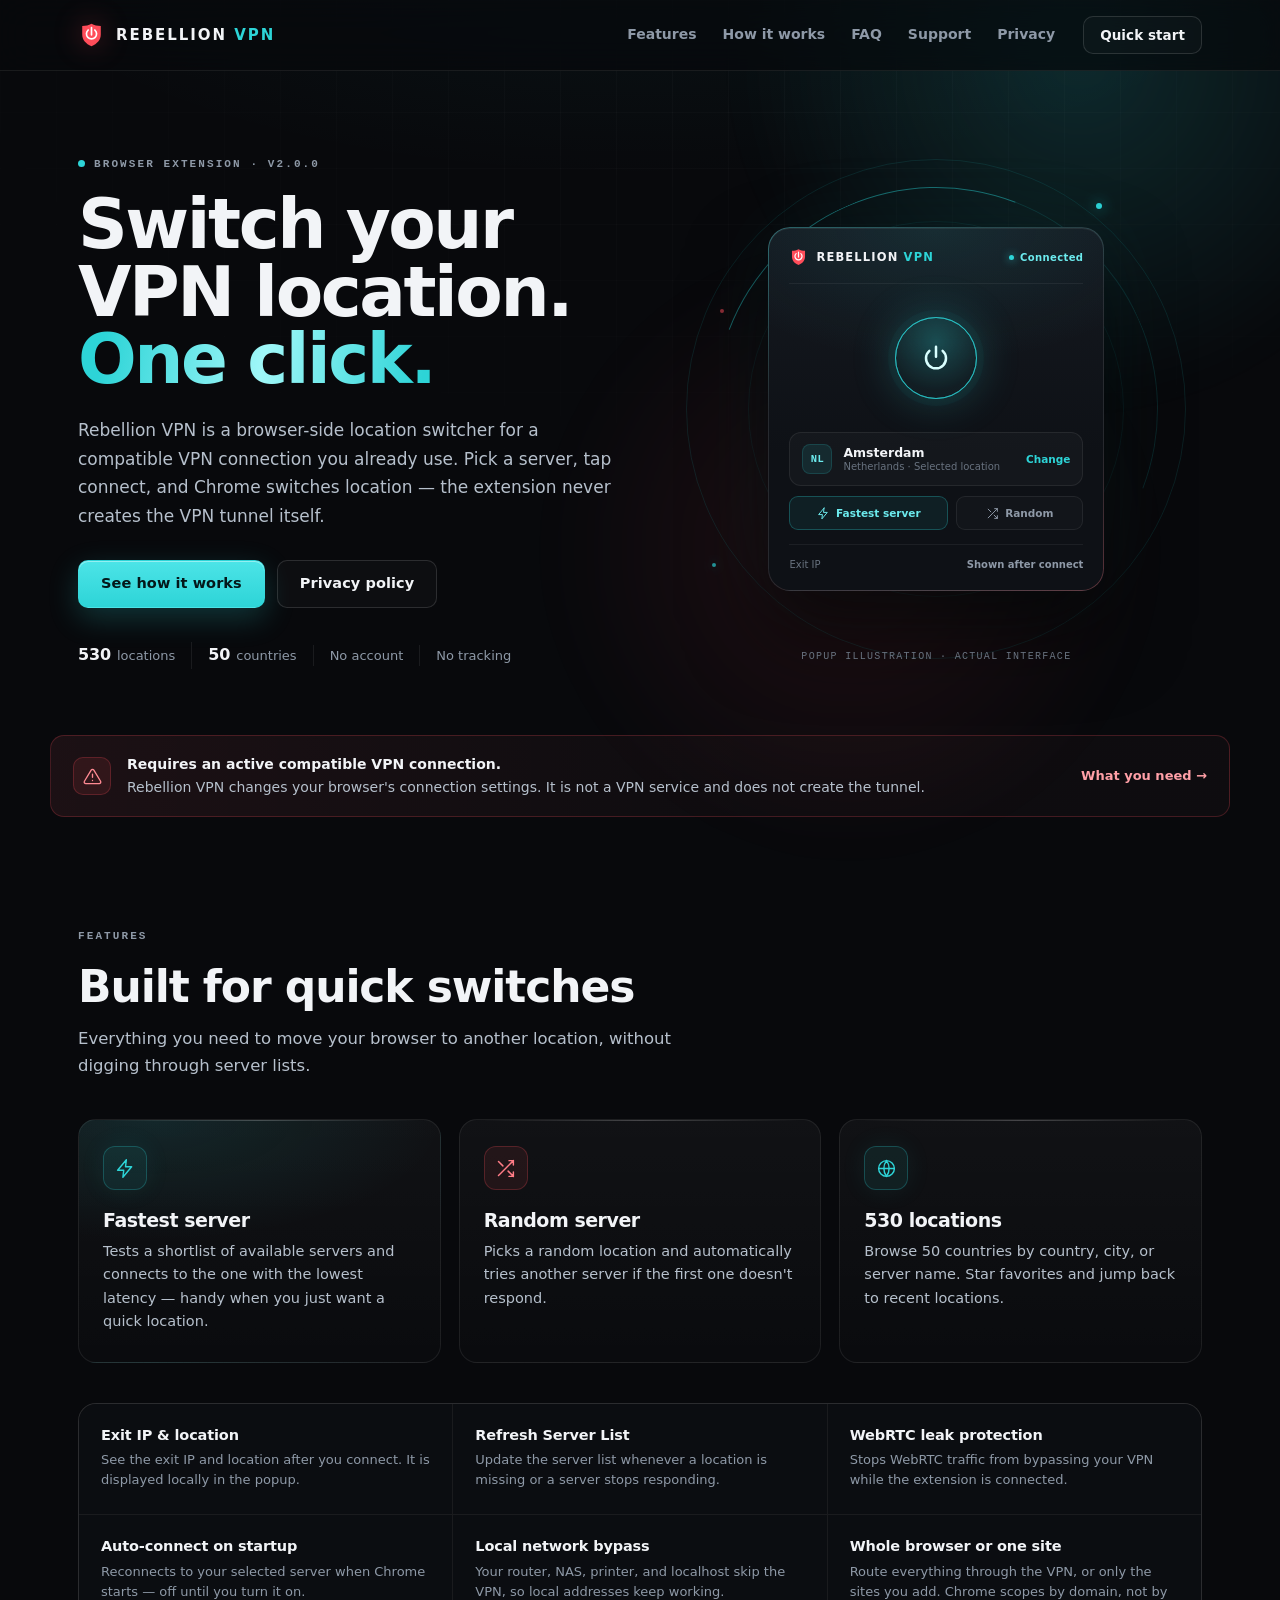
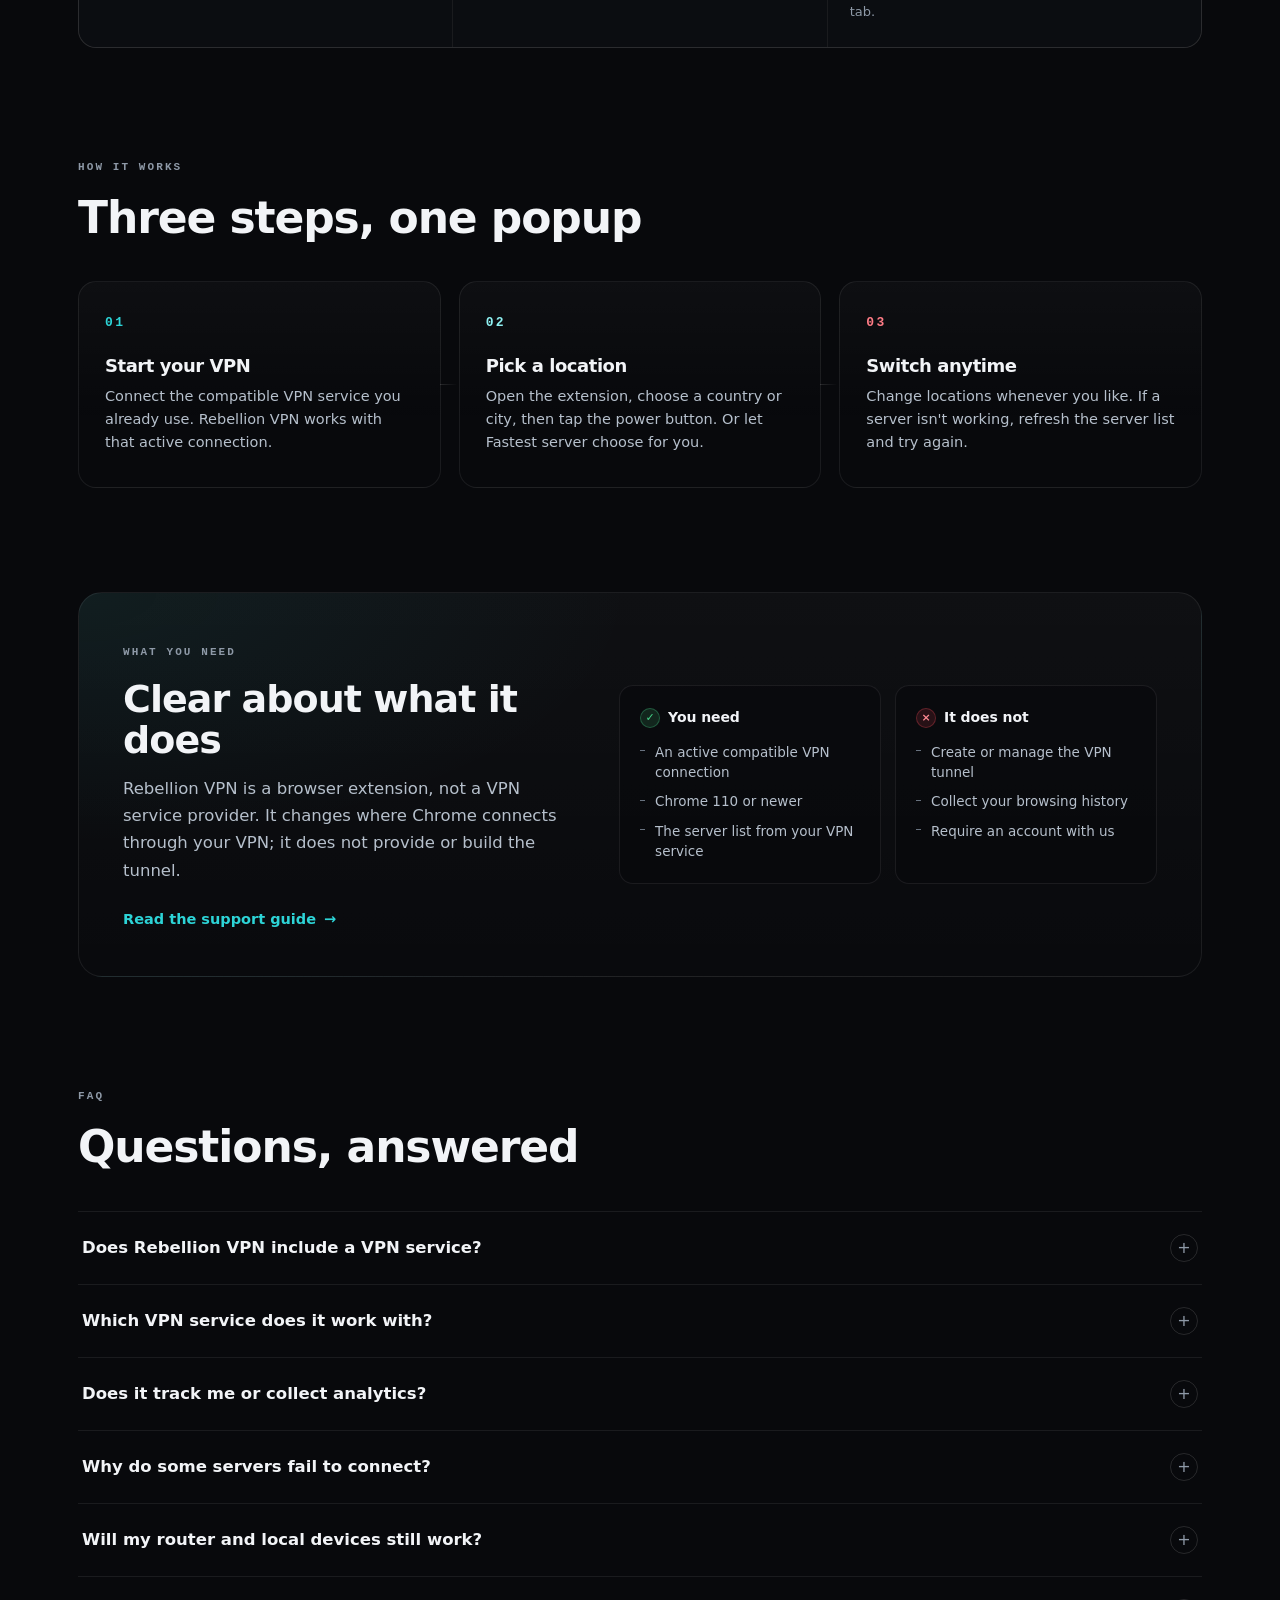
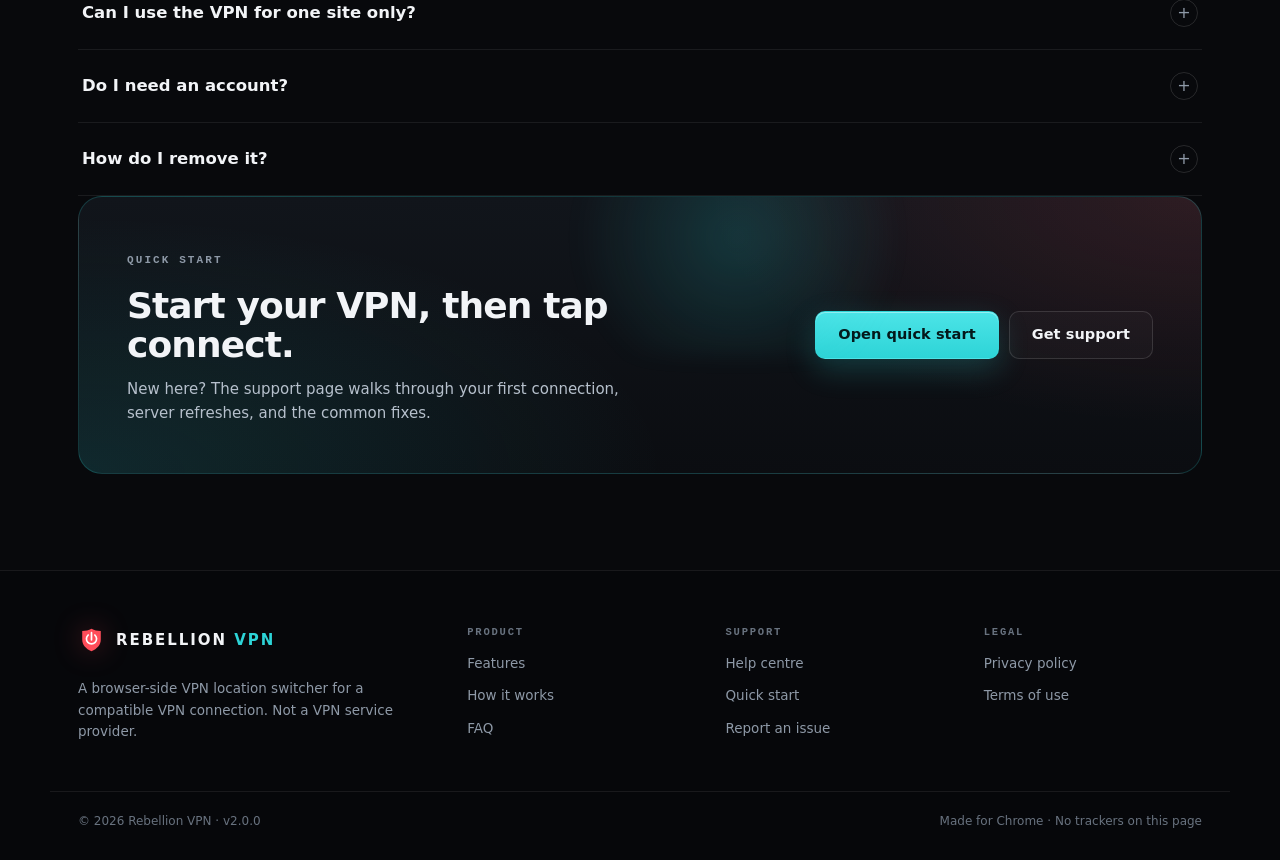
<file: index.html>
<!doctype html>
<html lang="en">
  <head>
    <meta charset="utf-8" />
    <meta name="viewport" content="width=device-width, initial-scale=1" />
    <title>Rebellion VPN — Browser VPN location switcher</title>
    <meta
      name="description"
      content="Rebellion VPN is a browser-side VPN location switcher for a compatible VPN connection you already use. 530 locations in 50 countries, fastest-server and random-server modes, no account and no tracking."
    />
    <meta name="theme-color" content="#08090c" />
    <link rel="canonical" href="https://ahmedeisa25.github.io/rebellion-vpn/" />
    <meta property="og:type" content="website" />
    <meta property="og:url" content="https://ahmedeisa25.github.io/rebellion-vpn/" />
    <meta property="og:site_name" content="Rebellion VPN" />
    <meta property="og:title" content="Rebellion VPN — Switch your VPN location in one click" />
    <meta
      property="og:description"
      content="A browser-side VPN location switcher for a compatible VPN connection. 530 locations, fastest-server and random-server modes. No account. No tracking."
    />
    <meta property="og:image" content="https://ahmedeisa25.github.io/rebellion-vpn/assets/og.jpg" />
    <meta property="og:image:width" content="1400" />
    <meta property="og:image:height" content="560" />
    <meta name="twitter:card" content="summary_large_image" />
    <meta name="twitter:title" content="Rebellion VPN — Switch your VPN location in one click" />
    <meta
      name="twitter:description"
      content="A browser-side VPN location switcher for a compatible VPN connection. No account. No tracking."
    />
    <meta name="twitter:image" content="https://ahmedeisa25.github.io/rebellion-vpn/assets/og.jpg" />
    <link rel="icon" href="favicon.svg" type="image/svg+xml" />
    <link rel="stylesheet" href="styles.css" />
  </head>
  <body class="page-home">
    <a class="skip" href="#main">Skip to content</a>

    <div class="backdrop" aria-hidden="true">
      <div class="backdrop-grid"></div>
      <div class="backdrop-glow glow-cyan"></div>
      <div class="backdrop-glow glow-coral"></div>
    </div>

    <header class="site-header">
      <div class="shell header-inner">
        <a class="brand" href="index.html" aria-label="Rebellion VPN home">
          <svg class="brand-mark" viewBox="0 0 128 128" aria-hidden="true">
            <path
              d="M64 8c14 7 27 10 44 11v40c0 25-17 44-44 56C37 103 20 84 20 59V19c17-1 30-4 44-11Z"
              fill="currentColor"
            />
            <path
              d="M64 27v34M48 38a24 24 0 1 0 32 0"
              fill="none"
              stroke="#fff"
              stroke-width="8"
              stroke-linecap="round"
            />
          </svg>
          <span class="brand-name">Rebellion <b>VPN</b></span>
        </a>

        <nav class="site-nav" aria-label="Primary">
          <a href="index.html#features">Features</a>
          <a href="index.html#how">How it works</a>
          <a href="index.html#faq">FAQ</a>
          <a href="support.html">Support</a>
          <a href="privacy.html">Privacy</a>
        </nav>

        <a class="btn btn-small btn-ghost header-cta" href="index.html#quick-start">Quick start</a>
      </div>
    </header>

    <main id="main">
      <section class="hero shell">
        <div class="hero-copy">
          <p class="eyebrow"><span class="pulse-dot"></span> Browser extension · v2.0.0</p>
          <h1>Switch your VPN location.<br /><span class="grad">One click.</span></h1>
          <p class="lead">
            Rebellion VPN is a browser-side location switcher for a compatible VPN connection you
            already use. Pick a server, tap connect, and Chrome switches location — the extension
            never creates the VPN tunnel itself.
          </p>
          <div class="hero-actions">
            <a class="btn btn-primary" href="#how">See how it works</a>
            <a class="btn btn-ghost" href="privacy.html">Privacy policy</a>
          </div>
          <ul class="hero-facts">
            <li><b>530</b> locations</li>
            <li><b>50</b> countries</li>
            <li>No account</li>
            <li>No tracking</li>
          </ul>
        </div>

        <div class="hero-visual">
          <div class="orbits" aria-hidden="true">
            <span class="o1"></span>
            <span class="o2"></span>
            <span class="o3"></span>
            <i class="node n1"></i>
            <i class="node n2"></i>
            <i class="node n3"></i>
          </div>

          <div
            class="mock"
            role="img"
            aria-label="Illustration of the Rebellion VPN popup: connected, with the selected location Amsterdam and fastest-server and random-server buttons"
          >
            <div class="mock-top">
              <span class="mock-brand">
                <svg class="mock-mark" viewBox="0 0 128 128" aria-hidden="true">
                  <path
                    d="M64 8c14 7 27 10 44 11v40c0 25-17 44-44 56C37 103 20 84 20 59V19c17-1 30-4 44-11Z"
                    fill="currentColor"
                  />
                  <path
                    d="M64 27v34M48 38a24 24 0 1 0 32 0"
                    fill="none"
                    stroke="#fff"
                    stroke-width="8"
                    stroke-linecap="round"
                  />
                </svg>
                <b>Rebellion <em>VPN</em></b>
              </span>
              <span class="mock-state"><i></i> Connected</span>
            </div>

            <div class="mock-power">
              <span class="pulse-ring r1"></span>
              <span class="pulse-ring r2"></span>
              <span class="power-btn">
                <svg viewBox="0 0 24 24" aria-hidden="true">
                  <path d="M12 3v8" />
                  <path d="M6.7 6.3a8 8 0 1 0 10.6 0" />
                </svg>
              </span>
            </div>

            <div class="mock-loc">
              <span class="flag">NL</span>
              <span class="loc-copy">
                <b>Amsterdam</b>
                <small>Netherlands · Selected location</small>
              </span>
              <span class="loc-change">Change</span>
            </div>

            <div class="mock-modes">
              <span class="mode mode-on">
                <svg viewBox="0 0 24 24" aria-hidden="true"><path d="M13 2 3 14h7l-1 8 10-12h-7l1-8Z" /></svg>
                Fastest server
              </span>
              <span class="mode">
                <svg viewBox="0 0 24 24" aria-hidden="true">
                  <path d="M16 3h5v5M4 20l5.5-5.5M21 3 9.5 14.5M16 21h5v-5M15 15l6 6M4 4l5 5" />
                </svg>
                Random
              </span>
            </div>

            <div class="mock-foot">
              <span>Exit IP</span>
              <b>Shown after connect</b>
            </div>
          </div>

          <span class="mock-caption">Popup illustration · actual interface</span>
        </div>
      </section>

      <section class="notice shell" aria-label="What this extension needs">
        <div class="notice-icon" aria-hidden="true">
          <svg viewBox="0 0 24 24">
            <path d="M12 9v4M12 17h.01" />
            <path d="M10.3 3.9 1.8 18a2 2 0 0 0 1.7 3h17a2 2 0 0 0 1.7-3L13.7 3.9a2 2 0 0 0-3.4 0Z" />
          </svg>
        </div>
        <div class="notice-copy">
          <b>Requires an active compatible VPN connection.</b>
          <span>
            Rebellion VPN changes your browser's connection settings. It is not a VPN service and
            does not create the tunnel.
          </span>
        </div>
        <a class="notice-link" href="#requirements">What you need <span aria-hidden="true">→</span></a>
      </section>

      <section id="features" class="section shell">
        <div class="section-head">
          <p class="eyebrow">Features</p>
          <h2>Built for quick switches</h2>
          <p class="section-lead">
            Everything you need to move your browser to another location, without digging through
            server lists.
          </p>
        </div>

        <div class="feature-grid">
          <article class="card card-accent">
            <span class="card-icon icon-cyan">
              <svg viewBox="0 0 24 24" aria-hidden="true"><path d="M13 2 3 14h7l-1 8 10-12h-7l1-8Z" /></svg>
            </span>
            <h3>Fastest server</h3>
            <p>
              Tests a shortlist of available servers and connects to the one with the lowest
              latency — handy when you just want a quick location.
            </p>
          </article>

          <article class="card">
            <span class="card-icon icon-coral">
              <svg viewBox="0 0 24 24" aria-hidden="true">
                <path d="M16 3h5v5M4 20l5.5-5.5M21 3 9.5 14.5M16 21h5v-5M15 15l6 6M4 4l5 5" />
              </svg>
            </span>
            <h3>Random server</h3>
            <p>
              Picks a random location and automatically tries another server if the first one
              doesn't respond.
            </p>
          </article>

          <article class="card">
            <span class="card-icon icon-cyan">
              <svg viewBox="0 0 24 24" aria-hidden="true">
                <circle cx="12" cy="12" r="9" />
                <path d="M3 12h18M12 3a15 15 0 0 1 0 18M12 3a15 15 0 0 0 0 18" />
              </svg>
            </span>
            <h3>530 locations</h3>
            <p>
              Browse 50 countries by country, city, or server name. Star favorites and jump back
              to recent locations.
            </p>
          </article>
        </div>

        <div class="mini-grid">
          <div class="mini">
            <h4>Exit IP &amp; location</h4>
            <p>See the exit IP and location after you connect. It is displayed locally in the popup.</p>
          </div>
          <div class="mini">
            <h4>Refresh Server List</h4>
            <p>Update the server list whenever a location is missing or a server stops responding.</p>
          </div>
          <div class="mini">
            <h4>WebRTC leak protection</h4>
            <p>Stops WebRTC traffic from bypassing your VPN while the extension is connected.</p>
          </div>
          <div class="mini">
            <h4>Auto-connect on startup</h4>
            <p>Reconnects to your selected server when Chrome starts — off until you turn it on.</p>
          </div>
          <div class="mini">
            <h4>Local network bypass</h4>
            <p>
              Your router, NAS, printer, and localhost skip the VPN, so local addresses keep
              working.
            </p>
          </div>
          <div class="mini">
            <h4>Whole browser or one site</h4>
            <p>
              Route everything through the VPN, or only the sites you add. Chrome scopes by domain,
              not by tab.
            </p>
          </div>
        </div>
      </section>

      <section id="how" class="section shell">
        <div class="section-head">
          <p class="eyebrow">How it works</p>
          <h2>Three steps, one popup</h2>
        </div>

        <ol class="steps">
          <li class="step">
            <span class="step-num">01</span>
            <h3>Start your VPN</h3>
            <p>
              Connect the compatible VPN service you already use. Rebellion VPN works with that
              active connection.
            </p>
          </li>
          <li class="step">
            <span class="step-num">02</span>
            <h3>Pick a location</h3>
            <p>
              Open the extension, choose a country or city, then tap the power button. Or let
              Fastest server choose for you.
            </p>
          </li>
          <li class="step">
            <span class="step-num">03</span>
            <h3>Switch anytime</h3>
            <p>
              Change locations whenever you like. If a server isn't working, refresh the server
              list and try again.
            </p>
          </li>
        </ol>
      </section>

      <section id="requirements" class="section shell">
        <div class="split">
          <div class="split-copy">
            <p class="eyebrow">What you need</p>
            <h2>Clear about what it does</h2>
            <p class="section-lead">
              Rebellion VPN is a browser extension, not a VPN service provider. It changes where
              Chrome connects through your VPN; it does not provide or build the tunnel.
            </p>
            <a class="text-link" href="support.html">Read the support guide <span aria-hidden="true">→</span></a>
          </div>

          <div class="split-cards">
            <div class="check-card">
              <h3><span class="badge badge-ok" aria-hidden="true">✓</span> You need</h3>
              <ul>
                <li>An active compatible VPN connection</li>
                <li>Chrome 110 or newer</li>
                <li>The server list from your VPN service</li>
              </ul>
            </div>
            <div class="check-card">
              <h3><span class="badge badge-no" aria-hidden="true">×</span> It does not</h3>
              <ul>
                <li>Create or manage the VPN tunnel</li>
                <li>Collect your browsing history</li>
                <li>Require an account with us</li>
              </ul>
            </div>
          </div>
        </div>
      </section>

      <section id="faq" class="section shell">
        <div class="section-head">
          <p class="eyebrow">FAQ</p>
          <h2>Questions, answered</h2>
        </div>

        <div class="faq">
          <details>
            <summary>Does Rebellion VPN include a VPN service?</summary>
            <p>
              No. Rebellion VPN is a browser extension that switches the browser's location for a
              compatible VPN connection you already have. It never creates the VPN tunnel.
            </p>
          </details>
          <details>
            <summary>Which VPN service does it work with?</summary>
            <p>
              A compatible service with an active connection. Available locations depend on that
              service, and some servers may be unavailable at any given time.
            </p>
          </details>
          <details>
            <summary>Does it track me or collect analytics?</summary>
            <p>
              No analytics, no telemetry, and no data sold. Your settings, favorites, and recent
              locations stay in Chrome's local extension storage. See the
              <a href="privacy.html">privacy policy</a>.
            </p>
          </details>
          <details>
            <summary>Why do some servers fail to connect?</summary>
            <p>
              Server availability changes. Use <b>Random server</b> to retry automatically, choose
              another location, or run <b>Refresh Server List</b> to fetch an updated list.
            </p>
          </details>
          <details>
            <summary>Will my router and local devices still work?</summary>
            <p>
              Yes. <b>Bypass local network</b> is on by default, so private addresses such as your
              router, NAS, printer, and localhost connect directly. You can add extra hosts in
              Settings → Local network.
            </p>
          </details>
          <details>
            <summary>Can I use the VPN for one site only?</summary>
            <p>
              You can choose <b>Settings → Scope → Selected sites</b> and add a domain. Chrome
              scopes proxy settings by browser profile, not by tab, so only that domain and its
              subdomains use the VPN; everything else connects directly.
            </p>
          </details>
          <details>
            <summary>Do I need an account?</summary>
            <p>
              No account is created for Rebellion VPN. You only need your existing VPN connection.
            </p>
          </details>
          <details>
            <summary>How do I remove it?</summary>
            <p>
              Open <code>chrome://extensions</code>, find Rebellion VPN, and choose <b>Remove</b>.
              Removing the extension clears its local settings.
            </p>
          </details>
        </div>
      </section>

      <section id="quick-start" class="cta shell">
        <div class="cta-card">
          <div class="cta-glow" aria-hidden="true"></div>
          <div>
            <p class="eyebrow">Quick start</p>
            <h2>Start your VPN, then tap connect.</h2>
            <p>
              New here? The support page walks through your first connection, server refreshes,
              and the common fixes.
            </p>
          </div>
          <div class="cta-actions">
            <a class="btn btn-primary" href="support.html#quick-start">Open quick start</a>
            <a class="btn btn-ghost" href="support.html">Get support</a>
          </div>
        </div>
      </section>
    </main>

    <footer class="site-footer">
      <div class="shell footer-inner">
        <div class="footer-brand">
          <a class="brand" href="index.html" aria-label="Rebellion VPN home">
            <svg class="brand-mark" viewBox="0 0 128 128" aria-hidden="true">
              <path
                d="M64 8c14 7 27 10 44 11v40c0 25-17 44-44 56C37 103 20 84 20 59V19c17-1 30-4 44-11Z"
                fill="currentColor"
              />
              <path
                d="M64 27v34M48 38a24 24 0 1 0 32 0"
                fill="none"
                stroke="#fff"
                stroke-width="8"
                stroke-linecap="round"
              />
            </svg>
            <span class="brand-name">Rebellion <b>VPN</b></span>
          </a>
          <p>
            A browser-side VPN location switcher for a compatible VPN connection. Not a VPN
            service provider.
          </p>
        </div>

        <nav class="footer-col" aria-label="Product">
          <h2>Product</h2>
          <a href="index.html#features">Features</a>
          <a href="index.html#how">How it works</a>
          <a href="index.html#faq">FAQ</a>
        </nav>

        <nav class="footer-col" aria-label="Support">
          <h2>Support</h2>
          <a href="support.html">Help centre</a>
          <a href="support.html#quick-start">Quick start</a>
          <a href="support.html#report">Report an issue</a>
        </nav>

        <nav class="footer-col" aria-label="Legal">
          <h2>Legal</h2>
          <a href="privacy.html">Privacy policy</a>
          <a href="terms.html">Terms of use</a>
        </nav>
      </div>

      <div class="shell footer-bottom">
        <span>© 2026 Rebellion VPN · v2.0.0</span>
        <span>Made for Chrome · No trackers on this page</span>
      </div>
    </footer>
  </body>
</html>
</file>
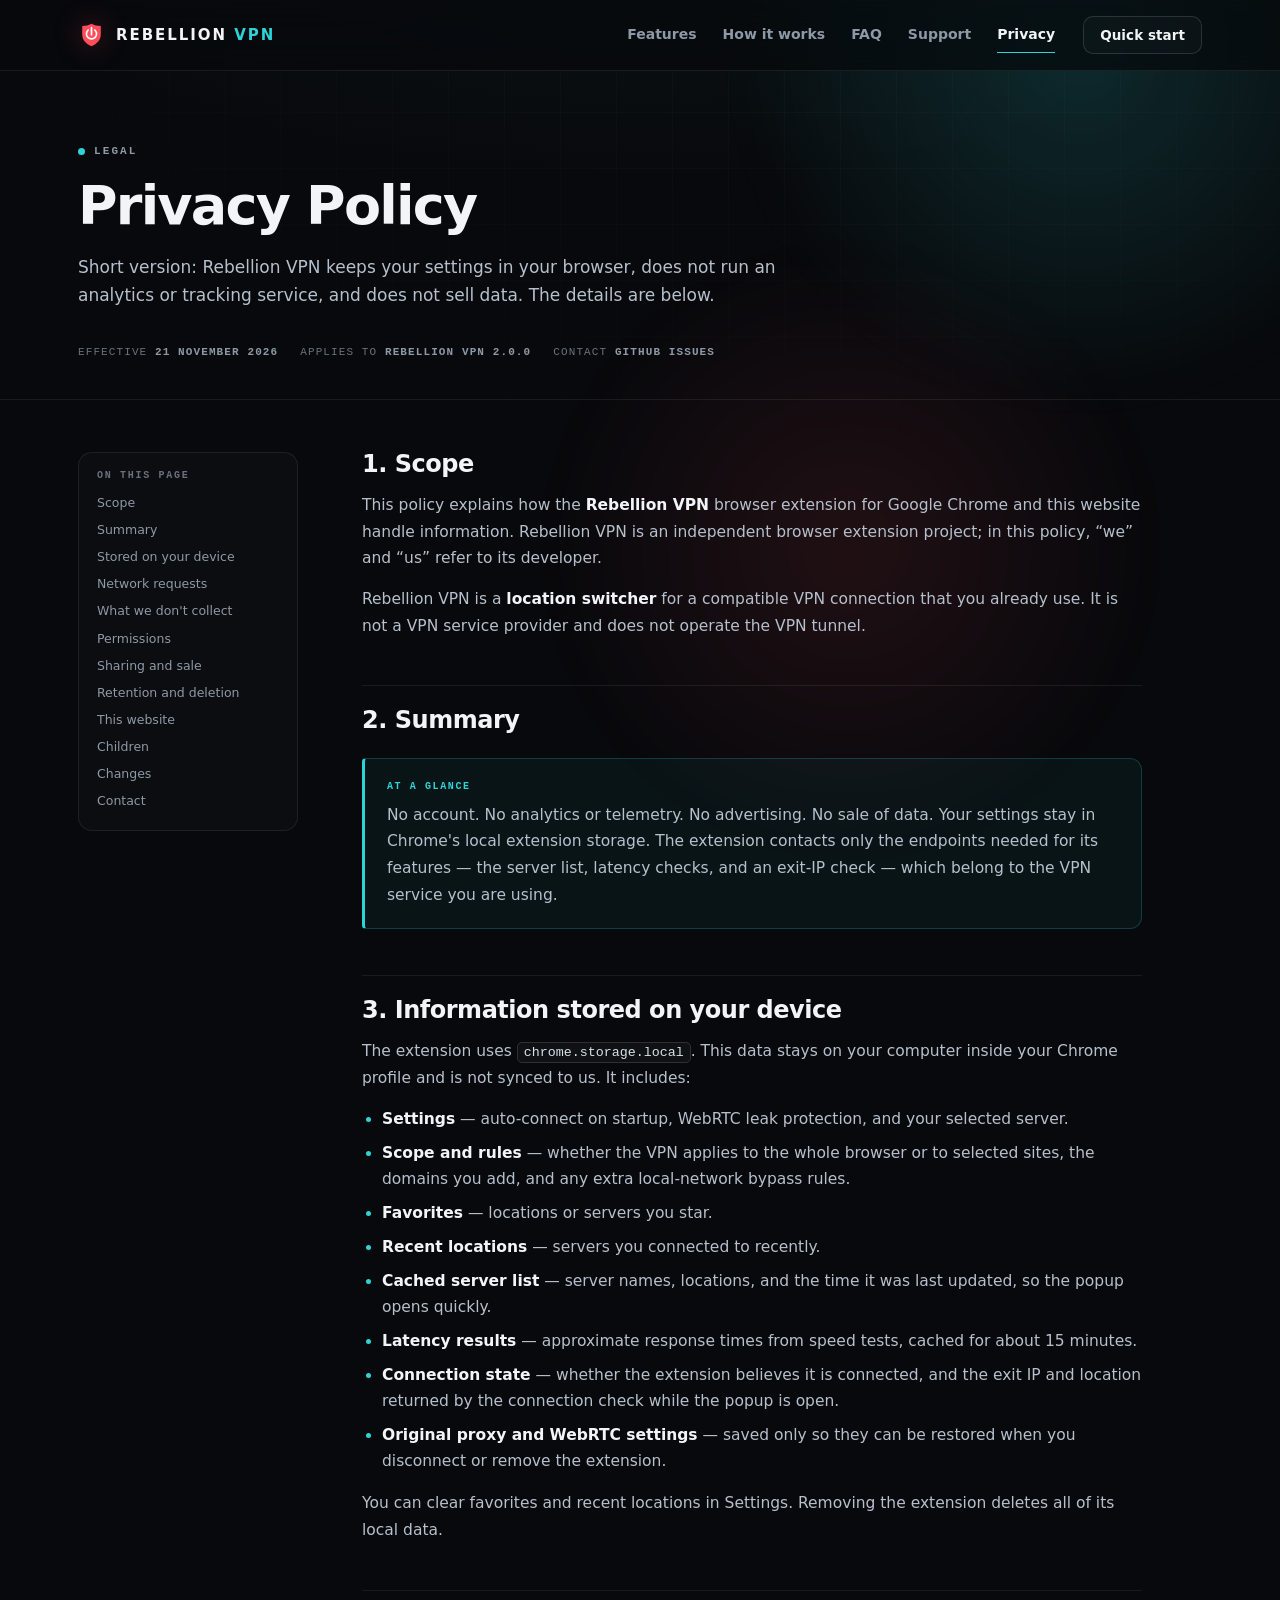
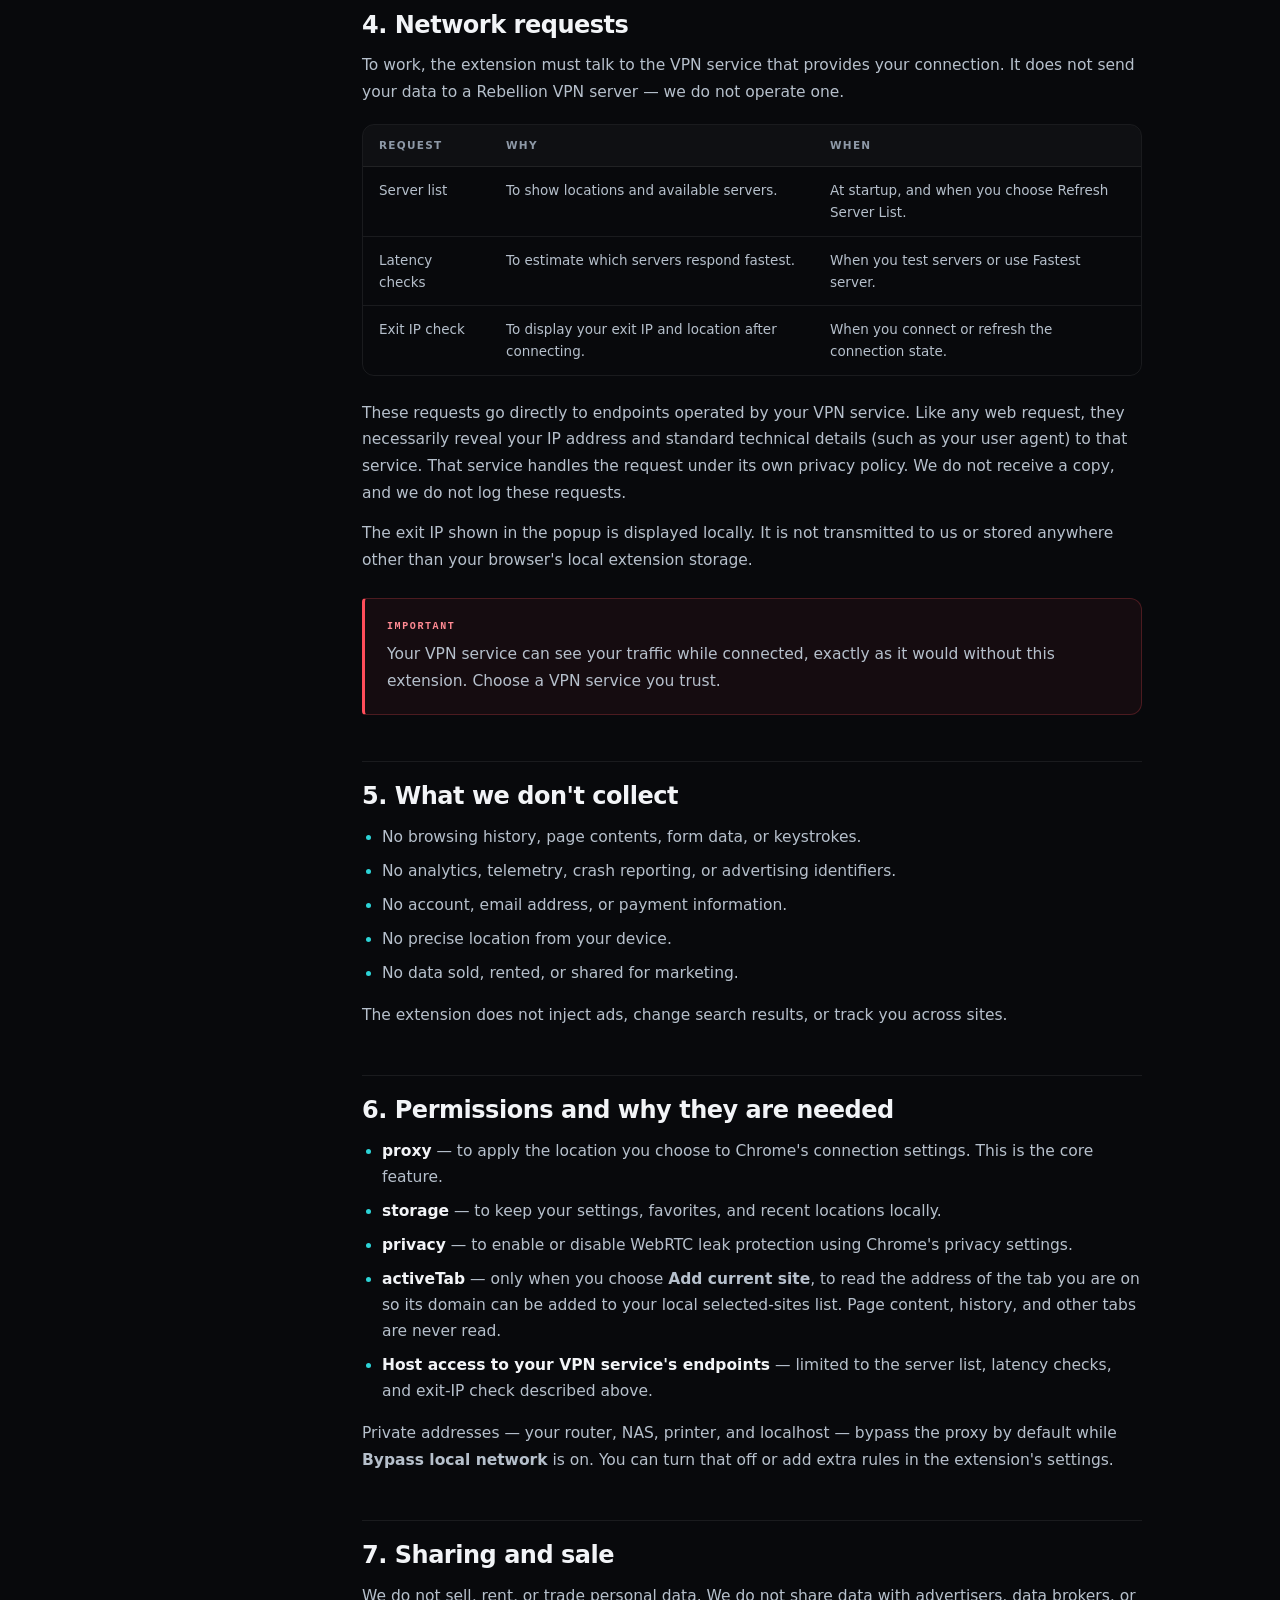
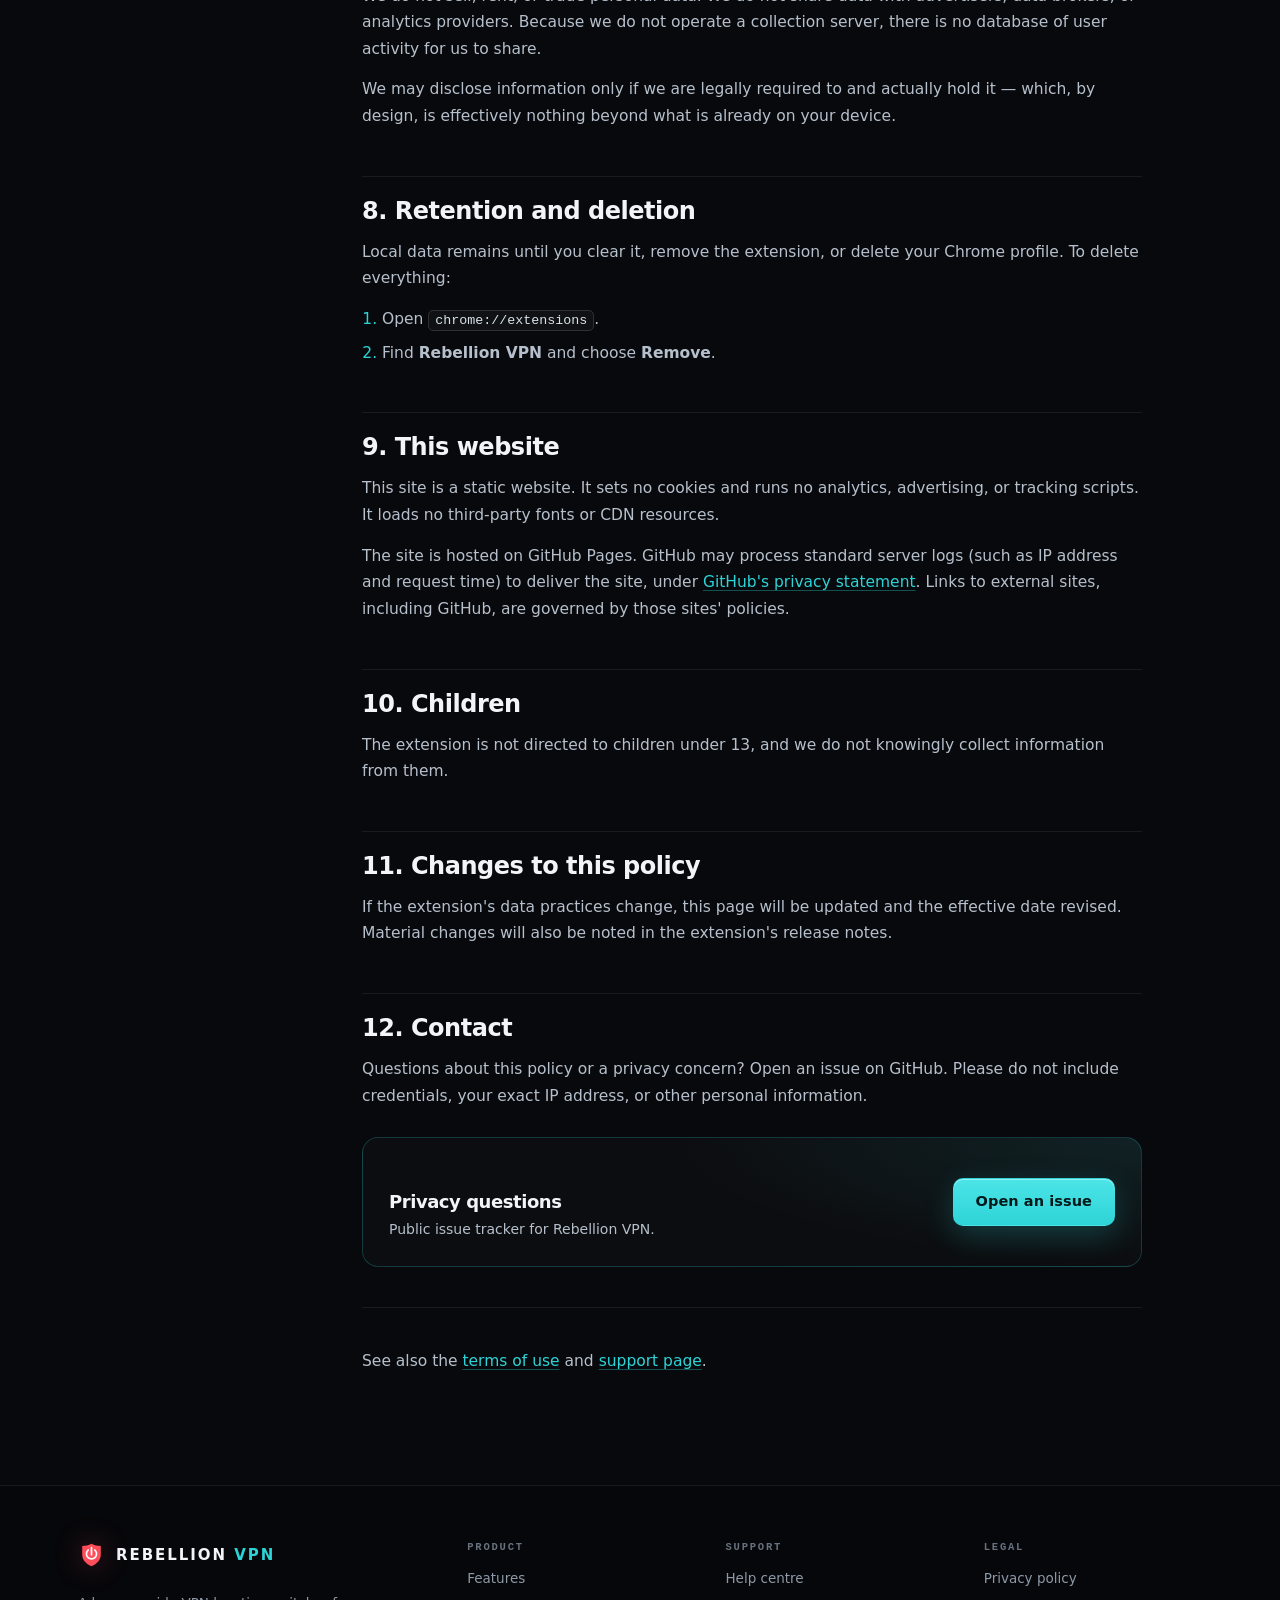
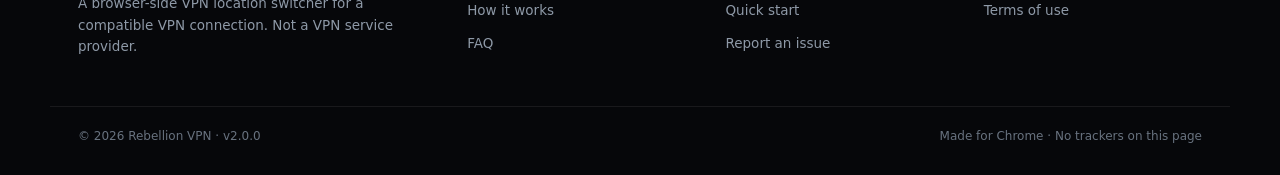
<file: privacy.html>
<!doctype html>
<html lang="en">
  <head>
    <meta charset="utf-8" />
    <meta name="viewport" content="width=device-width, initial-scale=1" />
    <title>Privacy Policy — Rebellion VPN</title>
    <meta
      name="description"
      content="Rebellion VPN privacy policy: settings are stored locally in Chrome, no analytics or telemetry, no data sale, and no account. Read exactly what the extension requests and why."
    />
    <meta name="theme-color" content="#08090c" />
    <link rel="canonical" href="https://ahmedeisa25.github.io/rebellion-vpn/privacy.html" />
    <meta property="og:type" content="website" />
    <meta property="og:url" content="https://ahmedeisa25.github.io/rebellion-vpn/privacy.html" />
    <meta property="og:site_name" content="Rebellion VPN" />
    <meta property="og:title" content="Privacy Policy — Rebellion VPN" />
    <meta
      property="og:description"
      content="Local settings, no analytics, no telemetry, no data sale, no account. The full privacy policy for the Rebellion VPN browser extension."
    />
    <meta property="og:image" content="https://ahmedeisa25.github.io/rebellion-vpn/assets/og.jpg" />
    <meta name="twitter:card" content="summary_large_image" />
    <meta name="twitter:image" content="https://ahmedeisa25.github.io/rebellion-vpn/assets/og.jpg" />
    <link rel="icon" href="favicon.svg" type="image/svg+xml" />
    <link rel="stylesheet" href="styles.css" />
  </head>
  <body class="page-privacy">
    <a class="skip" href="#main">Skip to content</a>

    <div class="backdrop" aria-hidden="true">
      <div class="backdrop-grid"></div>
      <div class="backdrop-glow glow-cyan"></div>
      <div class="backdrop-glow glow-coral"></div>
    </div>

    <header class="site-header">
      <div class="shell header-inner">
        <a class="brand" href="index.html" aria-label="Rebellion VPN home">
          <svg class="brand-mark" viewBox="0 0 128 128" aria-hidden="true">
            <path
              d="M64 8c14 7 27 10 44 11v40c0 25-17 44-44 56C37 103 20 84 20 59V19c17-1 30-4 44-11Z"
              fill="currentColor"
            />
            <path
              d="M64 27v34M48 38a24 24 0 1 0 32 0"
              fill="none"
              stroke="#fff"
              stroke-width="8"
              stroke-linecap="round"
            />
          </svg>
          <span class="brand-name">Rebellion <b>VPN</b></span>
        </a>

        <nav class="site-nav" aria-label="Primary">
          <a href="index.html#features">Features</a>
          <a href="index.html#how">How it works</a>
          <a href="index.html#faq">FAQ</a>
          <a href="support.html">Support</a>
          <a href="privacy.html" aria-current="page">Privacy</a>
        </nav>

        <a class="btn btn-small btn-ghost header-cta" href="index.html#quick-start">Quick start</a>
      </div>
    </header>

    <main id="main">
      <section class="doc-hero">
        <div class="shell">
          <p class="eyebrow"><span class="pulse-dot"></span> Legal</p>
          <h1>Privacy Policy</h1>
          <p class="doc-lead">
            Short version: Rebellion VPN keeps your settings in your browser, does not run an
            analytics or tracking service, and does not sell data. The details are below.
          </p>
          <div class="doc-meta">
            <span>Effective <b>21 November 2026</b></span>
            <span>Applies to <b>Rebellion VPN 2.0.0</b></span>
            <span>Contact <b>GitHub issues</b></span>
          </div>
        </div>
      </section>

      <div class="shell doc-layout">
        <aside class="toc" aria-label="On this page">
          <h2>On this page</h2>
          <ol>
            <li><a href="#scope">Scope</a></li>
            <li><a href="#summary">Summary</a></li>
            <li><a href="#stored">Stored on your device</a></li>
            <li><a href="#requests">Network requests</a></li>
            <li><a href="#not-collected">What we don't collect</a></li>
            <li><a href="#permissions">Permissions</a></li>
            <li><a href="#sharing">Sharing and sale</a></li>
            <li><a href="#retention">Retention and deletion</a></li>
            <li><a href="#website">This website</a></li>
            <li><a href="#children">Children</a></li>
            <li><a href="#changes">Changes</a></li>
            <li><a href="#contact">Contact</a></li>
          </ol>
        </aside>

        <div class="prose">
          <h2 id="scope">1. Scope</h2>
          <p>
            This policy explains how the <strong>Rebellion VPN</strong> browser extension for
            Google Chrome and this website handle information. Rebellion VPN is an independent
            browser extension project; in this policy, “we” and “us” refer to its developer.
          </p>
          <p>
            Rebellion VPN is a <strong>location switcher</strong> for a compatible VPN connection
            that you already use. It is not a VPN service provider and does not operate the VPN
            tunnel.
          </p>

          <h2 id="summary">2. Summary</h2>
          <div class="callout">
            <span class="callout-label">At a glance</span>
            <p>
              No account. No analytics or telemetry. No advertising. No sale of data. Your settings
              stay in Chrome's local extension storage. The extension contacts only the endpoints
              needed for its features — the server list, latency checks, and an exit-IP check — which
              belong to the VPN service you are using.
            </p>
          </div>

          <h2 id="stored">3. Information stored on your device</h2>
          <p>
            The extension uses <code>chrome.storage.local</code>. This data stays on your computer
            inside your Chrome profile and is not synced to us. It includes:
          </p>
          <ul>
            <li>
              <strong>Settings</strong> — auto-connect on startup, WebRTC leak protection, and your
              selected server.
            </li>
            <li>
              <strong>Scope and rules</strong> — whether the VPN applies to the whole browser or to
              selected sites, the domains you add, and any extra local-network bypass rules.
            </li>
            <li><strong>Favorites</strong> — locations or servers you star.</li>
            <li><strong>Recent locations</strong> — servers you connected to recently.</li>
            <li>
              <strong>Cached server list</strong> — server names, locations, and the time it was last
              updated, so the popup opens quickly.
            </li>
            <li>
              <strong>Latency results</strong> — approximate response times from speed tests, cached
              for about 15 minutes.
            </li>
            <li>
              <strong>Connection state</strong> — whether the extension believes it is connected, and
              the exit IP and location returned by the connection check while the popup is open.
            </li>
            <li>
              <strong>Original proxy and WebRTC settings</strong> — saved only so they can be
              restored when you disconnect or remove the extension.
            </li>
          </ul>
          <p>
            You can clear favorites and recent locations in Settings. Removing the extension deletes
            all of its local data.
          </p>

          <h2 id="requests">4. Network requests</h2>
          <p>
            To work, the extension must talk to the VPN service that provides your connection. It
            does not send your data to a Rebellion VPN server — we do not operate one.
          </p>

          <div class="table-wrap">
            <table>
              <thead>
                <tr>
                  <th>Request</th>
                  <th>Why</th>
                  <th>When</th>
                </tr>
              </thead>
              <tbody>
                <tr>
                  <td>Server list</td>
                  <td>To show locations and available servers.</td>
                  <td>At startup, and when you choose Refresh Server List.</td>
                </tr>
                <tr>
                  <td>Latency checks</td>
                  <td>To estimate which servers respond fastest.</td>
                  <td>When you test servers or use Fastest server.</td>
                </tr>
                <tr>
                  <td>Exit IP check</td>
                  <td>To display your exit IP and location after connecting.</td>
                  <td>When you connect or refresh the connection state.</td>
                </tr>
              </tbody>
            </table>
          </div>

          <p>
            These requests go directly to endpoints operated by your VPN service. Like any web
            request, they necessarily reveal your IP address and standard technical details (such as
            your user agent) to that service. That service handles the request under its own privacy
            policy. We do not receive a copy, and we do not log these requests.
          </p>
          <p>
            The exit IP shown in the popup is displayed locally. It is not transmitted to us or
            stored anywhere other than your browser's local extension storage.
          </p>

          <div class="callout callout-warn">
            <span class="callout-label">Important</span>
            <p>
              Your VPN service can see your traffic while connected, exactly as it would without
              this extension. Choose a VPN service you trust.
            </p>
          </div>

          <h2 id="not-collected">5. What we don't collect</h2>
          <ul>
            <li>No browsing history, page contents, form data, or keystrokes.</li>
            <li>No analytics, telemetry, crash reporting, or advertising identifiers.</li>
            <li>No account, email address, or payment information.</li>
            <li>No precise location from your device.</li>
            <li>No data sold, rented, or shared for marketing.</li>
          </ul>
          <p>
            The extension does not inject ads, change search results, or track you across sites.
          </p>

          <h2 id="permissions">6. Permissions and why they are needed</h2>
          <ul>
            <li>
              <strong>proxy</strong> — to apply the location you choose to Chrome's connection
              settings. This is the core feature.
            </li>
            <li>
              <strong>storage</strong> — to keep your settings, favorites, and recent locations
              locally.
            </li>
            <li>
              <strong>privacy</strong> — to enable or disable WebRTC leak protection using Chrome's
              privacy settings.
            </li>
            <li>
              <strong>activeTab</strong> — only when you choose <b>Add current site</b>, to read the
              address of the tab you are on so its domain can be added to your local selected-sites
              list. Page content, history, and other tabs are never read.
            </li>
            <li>
              <strong>Host access to your VPN service's endpoints</strong> — limited to the server
              list, latency checks, and exit-IP check described above.
            </li>
          </ul>
          <p>
            Private addresses — your router, NAS, printer, and localhost — bypass the proxy by
            default while <b>Bypass local network</b> is on. You can turn that off or add extra
            rules in the extension's settings.
          </p>

          <h2 id="sharing">7. Sharing and sale</h2>
          <p>
            We do not sell, rent, or trade personal data. We do not share data with advertisers,
            data brokers, or analytics providers. Because we do not operate a collection server,
            there is no database of user activity for us to share.
          </p>
          <p>
            We may disclose information only if we are legally required to and actually hold it —
            which, by design, is effectively nothing beyond what is already on your device.
          </p>

          <h2 id="retention">8. Retention and deletion</h2>
          <p>
            Local data remains until you clear it, remove the extension, or delete your Chrome
            profile. To delete everything:
          </p>
          <ol>
            <li>Open <code>chrome://extensions</code>.</li>
            <li>Find <b>Rebellion VPN</b> and choose <b>Remove</b>.</li>
          </ol>

          <h2 id="website">9. This website</h2>
          <p>
            This site is a static website. It sets no cookies and runs no analytics, advertising, or
            tracking scripts. It loads no third-party fonts or CDN resources.
          </p>
          <p>
            The site is hosted on GitHub Pages. GitHub may process standard server logs (such as IP
            address and request time) to deliver the site, under
            <a href="https://docs.github.com/en/site-policy/privacy-policies/github-general-privacy-statement"
              >GitHub's privacy statement</a
            >. Links to external sites, including GitHub, are governed by those sites' policies.
          </p>

          <h2 id="children">10. Children</h2>
          <p>
            The extension is not directed to children under 13, and we do not knowingly collect
            information from them.
          </p>

          <h2 id="changes">11. Changes to this policy</h2>
          <p>
            If the extension's data practices change, this page will be updated and the effective
            date revised. Material changes will also be noted in the extension's release notes.
          </p>

          <h2 id="contact">12. Contact</h2>
          <p>
            Questions about this policy or a privacy concern? Open an issue on GitHub. Please do not
            include credentials, your exact IP address, or other personal information.
          </p>
          <div class="contact-card">
            <div>
              <h3>Privacy questions</h3>
              <p>Public issue tracker for Rebellion VPN.</p>
            </div>
            <a class="btn btn-primary" href="https://github.com/Ahmedeisa25/rebellion-vpn/issues">
              Open an issue
            </a>
          </div>

          <hr />
          <p>
            See also the <a href="terms.html">terms of use</a> and
            <a href="support.html">support page</a>.
          </p>
        </div>
      </div>
    </main>

    <footer class="site-footer">
      <div class="shell footer-inner">
        <div class="footer-brand">
          <a class="brand" href="index.html" aria-label="Rebellion VPN home">
            <svg class="brand-mark" viewBox="0 0 128 128" aria-hidden="true">
              <path
                d="M64 8c14 7 27 10 44 11v40c0 25-17 44-44 56C37 103 20 84 20 59V19c17-1 30-4 44-11Z"
                fill="currentColor"
              />
              <path
                d="M64 27v34M48 38a24 24 0 1 0 32 0"
                fill="none"
                stroke="#fff"
                stroke-width="8"
                stroke-linecap="round"
              />
            </svg>
            <span class="brand-name">Rebellion <b>VPN</b></span>
          </a>
          <p>
            A browser-side VPN location switcher for a compatible VPN connection. Not a VPN
            service provider.
          </p>
        </div>

        <nav class="footer-col" aria-label="Product">
          <h2>Product</h2>
          <a href="index.html#features">Features</a>
          <a href="index.html#how">How it works</a>
          <a href="index.html#faq">FAQ</a>
        </nav>

        <nav class="footer-col" aria-label="Support">
          <h2>Support</h2>
          <a href="support.html">Help centre</a>
          <a href="support.html#quick-start">Quick start</a>
          <a href="support.html#report">Report an issue</a>
        </nav>

        <nav class="footer-col" aria-label="Legal">
          <h2>Legal</h2>
          <a href="privacy.html">Privacy policy</a>
          <a href="terms.html">Terms of use</a>
        </nav>
      </div>

      <div class="shell footer-bottom">
        <span>© 2026 Rebellion VPN · v2.0.0</span>
        <span>Made for Chrome · No trackers on this page</span>
      </div>
    </footer>
  </body>
</html>
</file>
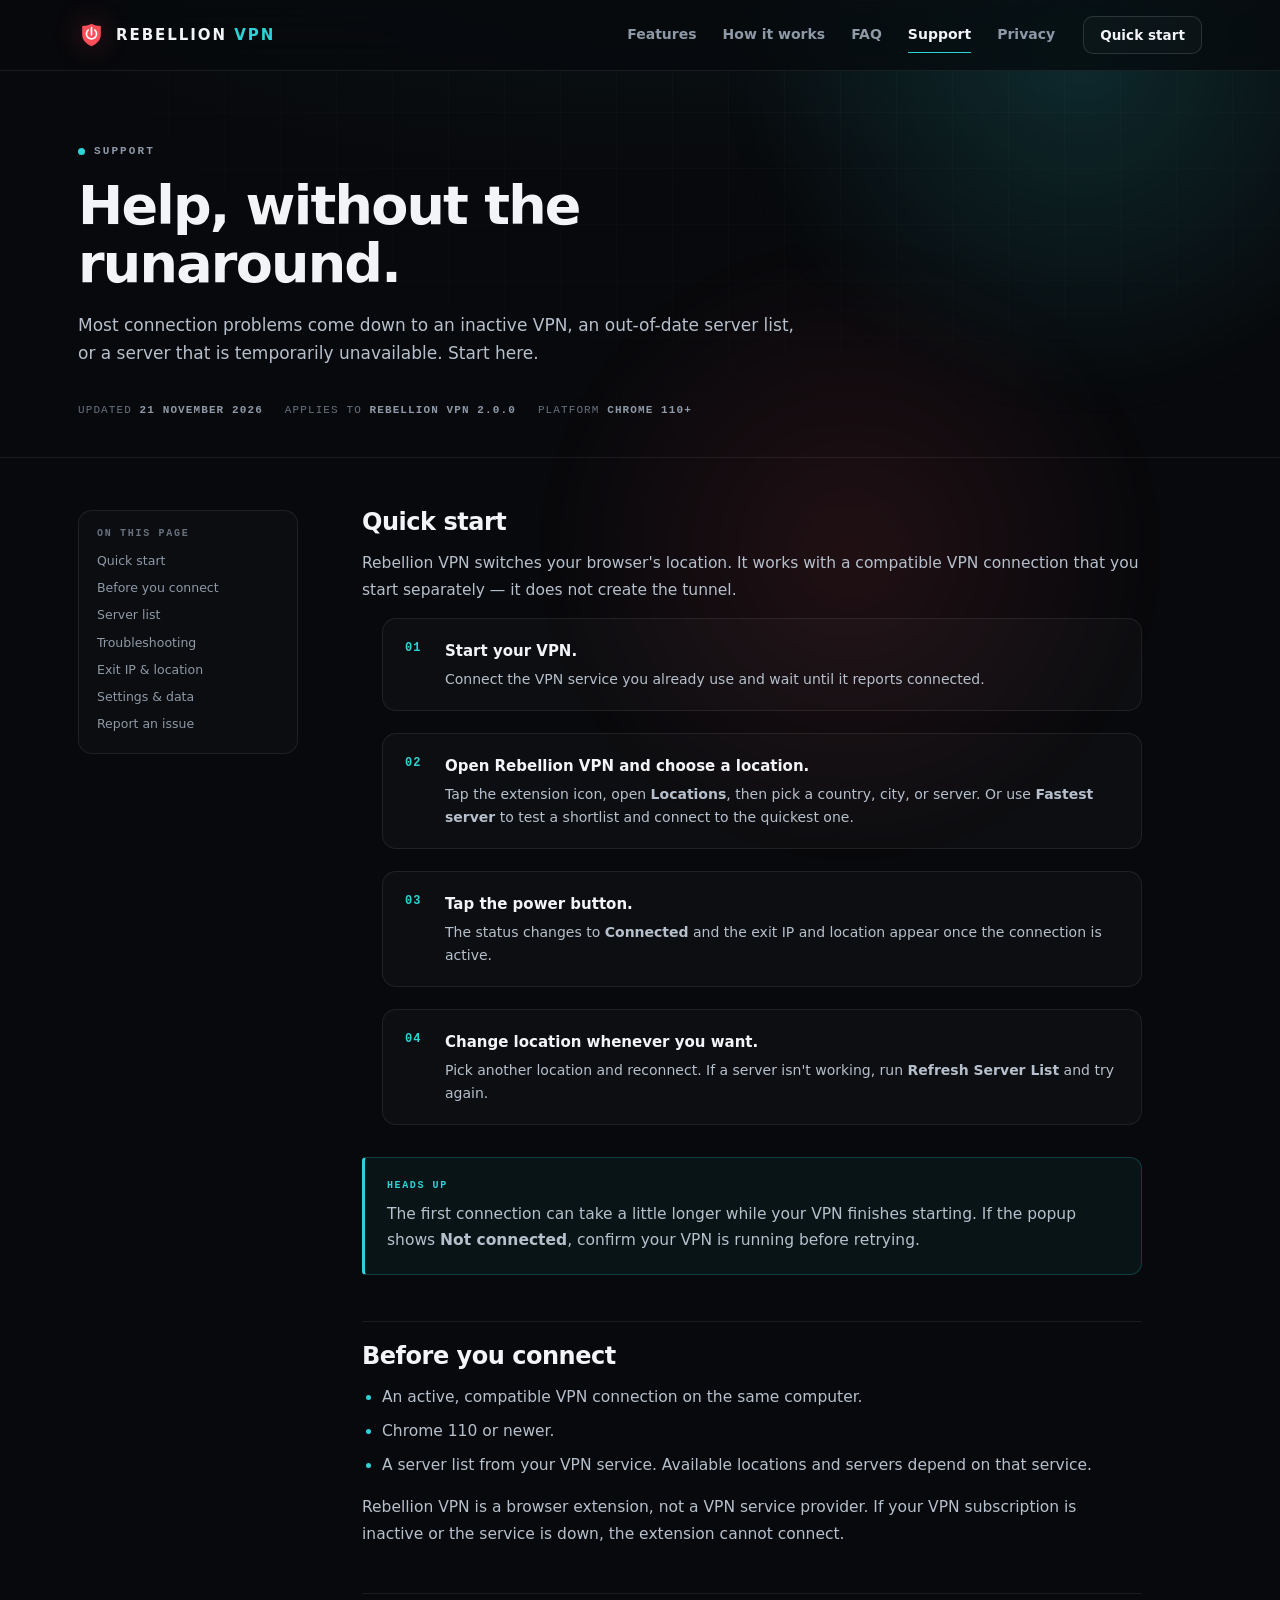
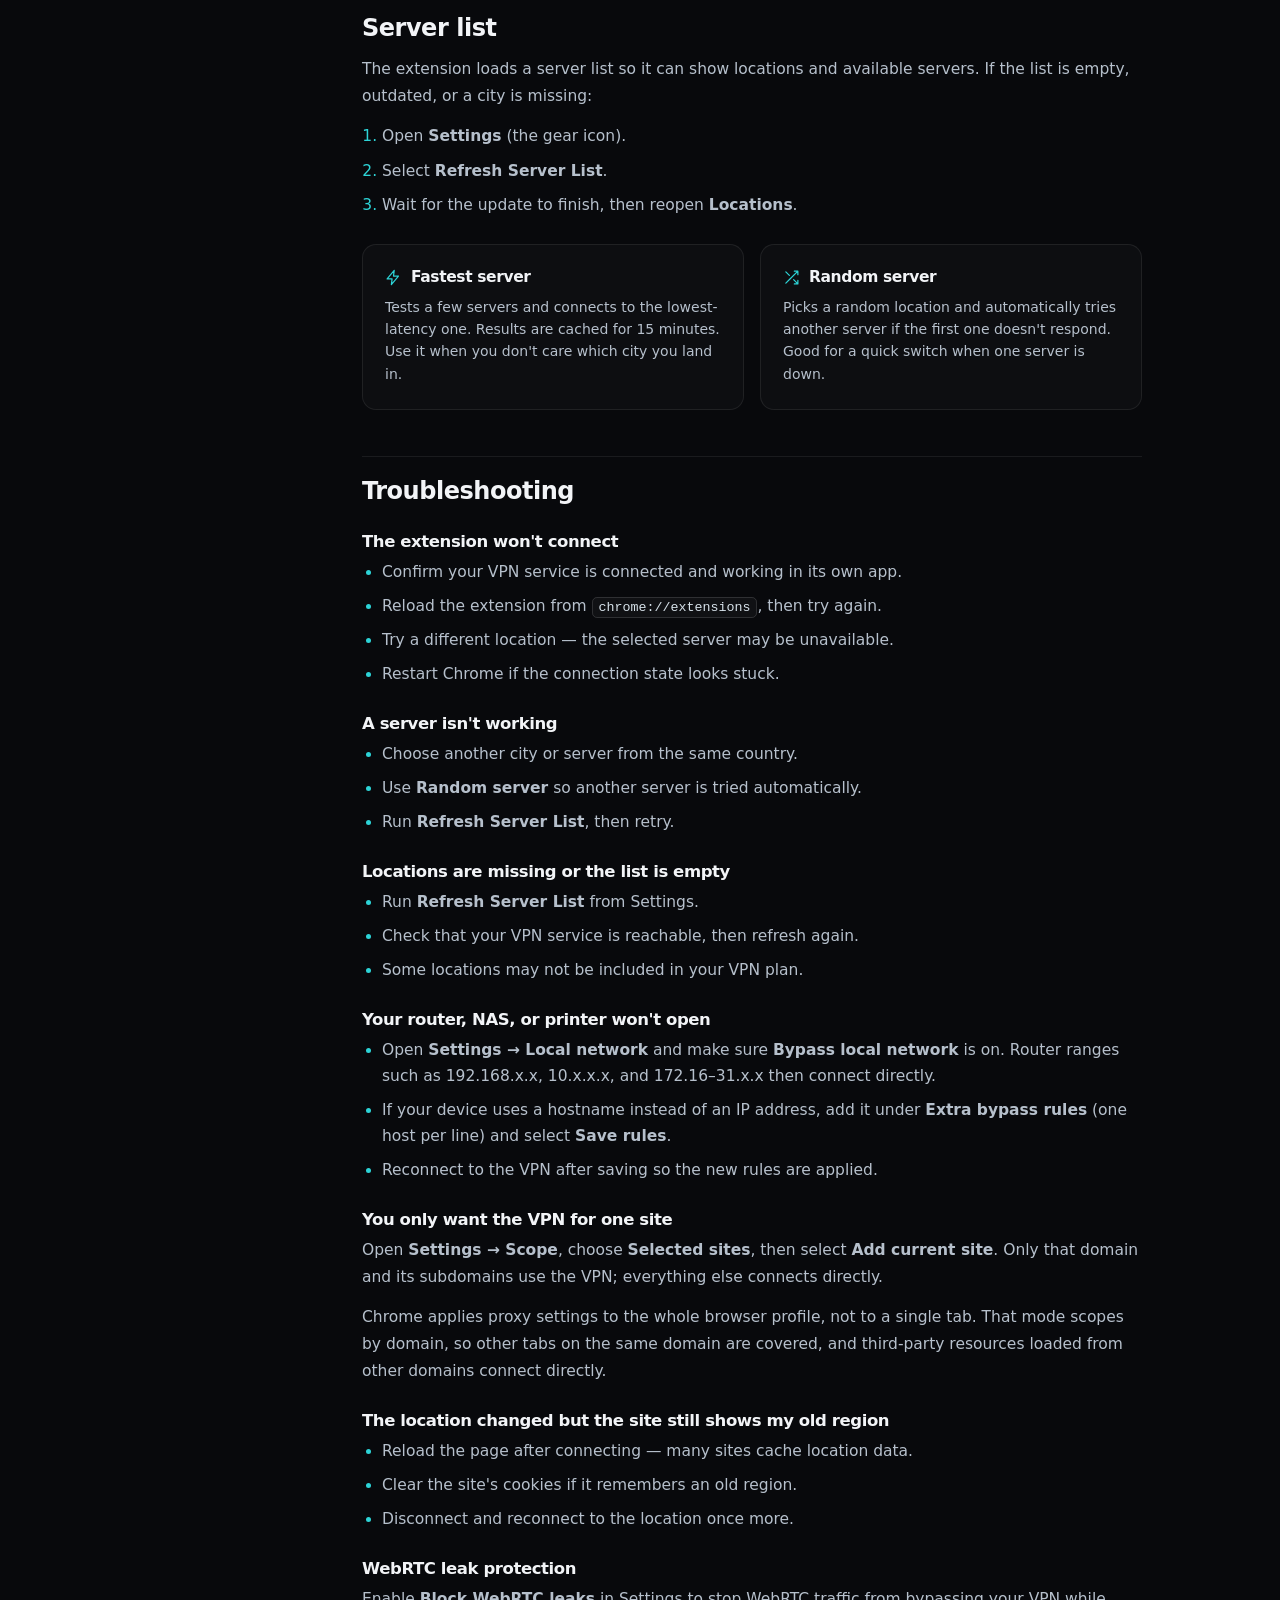
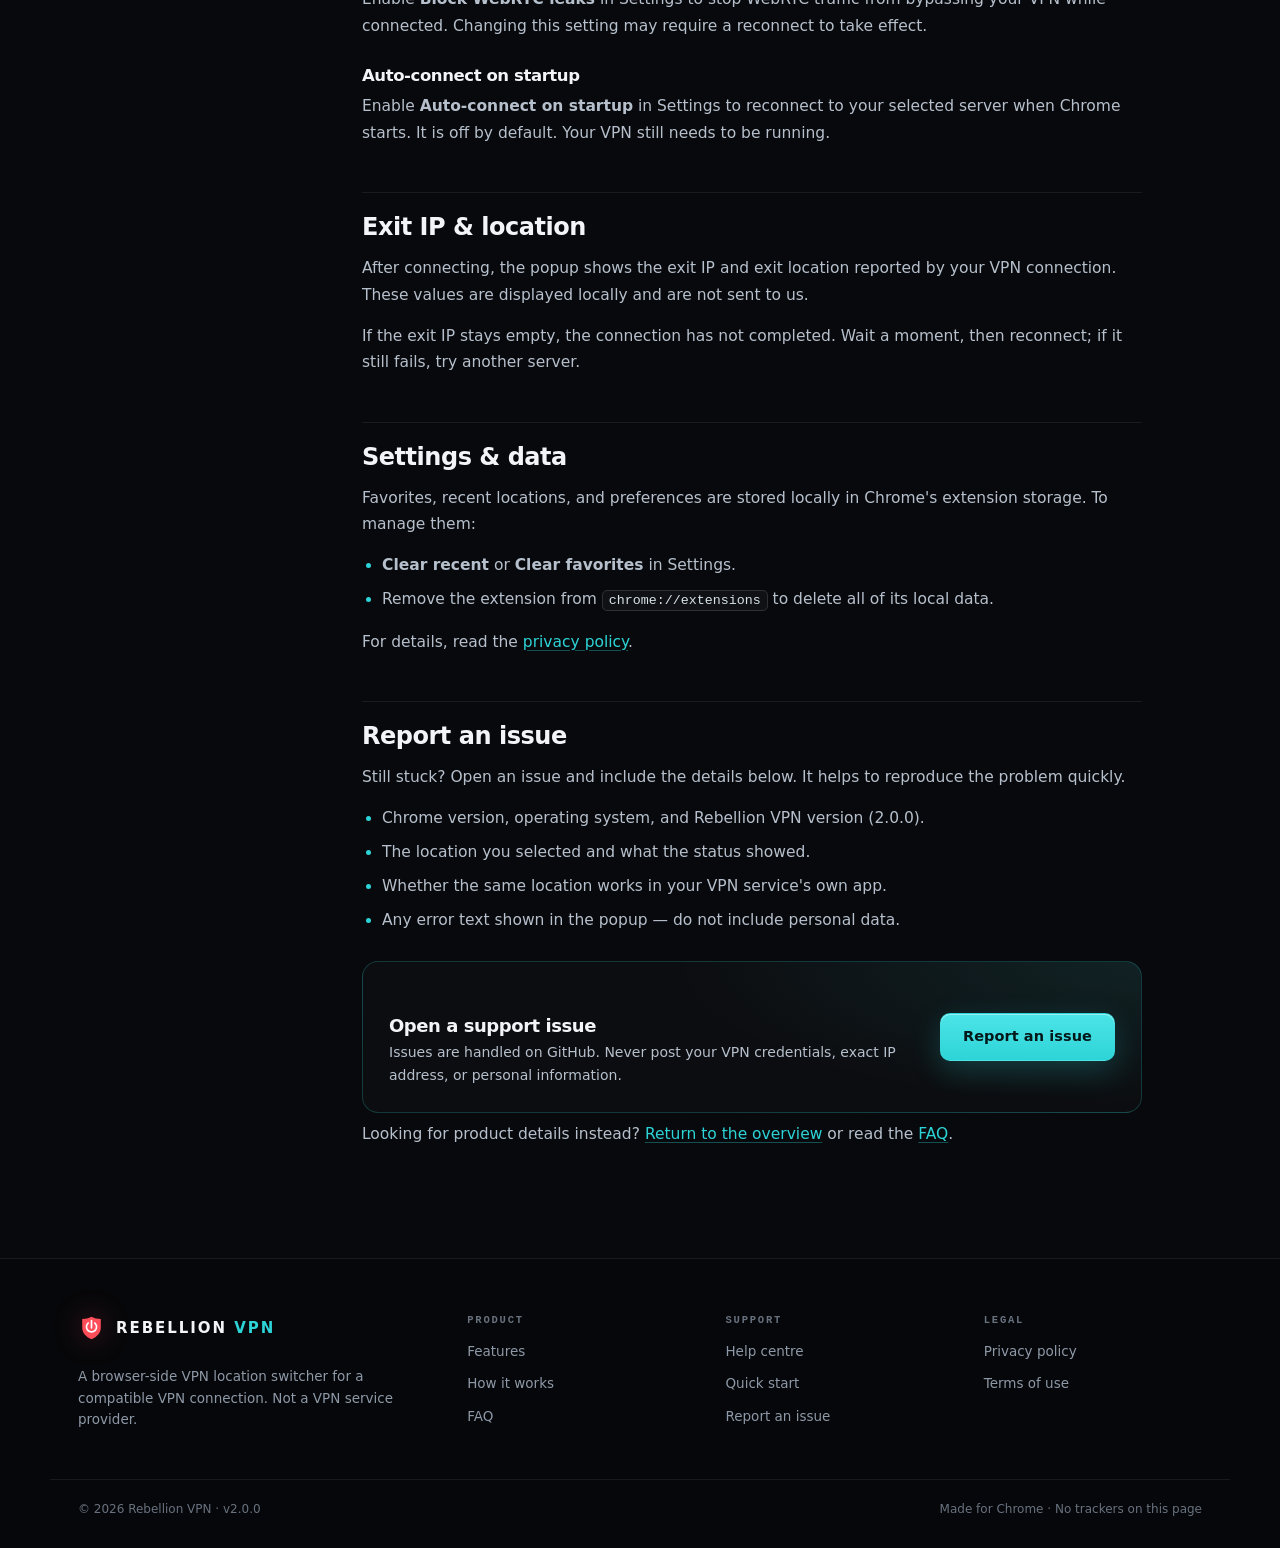
<file: support.html>
<!doctype html>
<html lang="en">
  <head>
    <meta charset="utf-8" />
    <meta name="viewport" content="width=device-width, initial-scale=1" />
    <title>Support — Rebellion VPN</title>
    <meta
      name="description"
      content="Rebellion VPN support: quick start, fixing server list and connection problems, exit IP, data controls, and how to report an issue."
    />
    <meta name="theme-color" content="#08090c" />
    <link rel="canonical" href="https://ahmedeisa25.github.io/rebellion-vpn/support.html" />
    <meta property="og:type" content="website" />
    <meta property="og:url" content="https://ahmedeisa25.github.io/rebellion-vpn/support.html" />
    <meta property="og:site_name" content="Rebellion VPN" />
    <meta property="og:title" content="Support — Rebellion VPN" />
    <meta
      property="og:description"
      content="Quick start, troubleshooting, and how to report an issue with the Rebellion VPN browser extension."
    />
    <meta property="og:image" content="https://ahmedeisa25.github.io/rebellion-vpn/assets/og.jpg" />
    <meta name="twitter:card" content="summary_large_image" />
    <meta name="twitter:image" content="https://ahmedeisa25.github.io/rebellion-vpn/assets/og.jpg" />
    <link rel="icon" href="favicon.svg" type="image/svg+xml" />
    <link rel="stylesheet" href="styles.css" />
  </head>
  <body class="page-support">
    <a class="skip" href="#main">Skip to content</a>

    <div class="backdrop" aria-hidden="true">
      <div class="backdrop-grid"></div>
      <div class="backdrop-glow glow-cyan"></div>
      <div class="backdrop-glow glow-coral"></div>
    </div>

    <header class="site-header">
      <div class="shell header-inner">
        <a class="brand" href="index.html" aria-label="Rebellion VPN home">
          <svg class="brand-mark" viewBox="0 0 128 128" aria-hidden="true">
            <path
              d="M64 8c14 7 27 10 44 11v40c0 25-17 44-44 56C37 103 20 84 20 59V19c17-1 30-4 44-11Z"
              fill="currentColor"
            />
            <path
              d="M64 27v34M48 38a24 24 0 1 0 32 0"
              fill="none"
              stroke="#fff"
              stroke-width="8"
              stroke-linecap="round"
            />
          </svg>
          <span class="brand-name">Rebellion <b>VPN</b></span>
        </a>

        <nav class="site-nav" aria-label="Primary">
          <a href="index.html#features">Features</a>
          <a href="index.html#how">How it works</a>
          <a href="index.html#faq">FAQ</a>
          <a href="support.html" aria-current="page">Support</a>
          <a href="privacy.html">Privacy</a>
        </nav>

        <a class="btn btn-small btn-ghost header-cta" href="#quick-start">Quick start</a>
      </div>
    </header>

    <main id="main">
      <section class="doc-hero">
        <div class="shell">
          <p class="eyebrow"><span class="pulse-dot"></span> Support</p>
          <h1>Help, without the runaround.</h1>
          <p class="doc-lead">
            Most connection problems come down to an inactive VPN, an out-of-date server list, or a
            server that is temporarily unavailable. Start here.
          </p>
          <div class="doc-meta">
            <span>Updated <b>21 November 2026</b></span>
            <span>Applies to <b>Rebellion VPN 2.0.0</b></span>
            <span>Platform <b>Chrome 110+</b></span>
          </div>
        </div>
      </section>

      <div class="shell doc-layout">
        <aside class="toc" aria-label="On this page">
          <h2>On this page</h2>
          <ol>
            <li><a href="#quick-start">Quick start</a></li>
            <li><a href="#requirements">Before you connect</a></li>
            <li><a href="#server-list">Server list</a></li>
            <li><a href="#troubleshooting">Troubleshooting</a></li>
            <li><a href="#exit-ip">Exit IP &amp; location</a></li>
            <li><a href="#data">Settings &amp; data</a></li>
            <li><a href="#report">Report an issue</a></li>
          </ol>
        </aside>

        <div class="prose">
          <h2 id="quick-start">Quick start</h2>
          <p>
            Rebellion VPN switches your browser's location. It works with a compatible VPN
            connection that you start separately — it does not create the tunnel.
          </p>

          <ol class="step-list">
            <li>
              <b>Start your VPN.</b>
              <p>Connect the VPN service you already use and wait until it reports connected.</p>
            </li>
            <li>
              <b>Open Rebellion VPN and choose a location.</b>
              <p>
                Tap the extension icon, open <b>Locations</b>, then pick a country, city, or server.
                Or use <b>Fastest server</b> to test a shortlist and connect to the quickest one.
              </p>
            </li>
            <li>
              <b>Tap the power button.</b>
              <p>
                The status changes to <b>Connected</b> and the exit IP and location appear once the
                connection is active.
              </p>
            </li>
            <li>
              <b>Change location whenever you want.</b>
              <p>
                Pick another location and reconnect. If a server isn't working, run
                <b>Refresh Server List</b> and try again.
              </p>
            </li>
          </ol>

          <div class="callout">
            <span class="callout-label">Heads up</span>
            <p>
              The first connection can take a little longer while your VPN finishes starting.
              If the popup shows <b>Not connected</b>, confirm your VPN is running before retrying.
            </p>
          </div>

          <h2 id="requirements">Before you connect</h2>
          <ul>
            <li>An active, compatible VPN connection on the same computer.</li>
            <li>Chrome 110 or newer.</li>
            <li>
              A server list from your VPN service. Available locations and servers depend on that
              service.
            </li>
          </ul>
          <p>
            Rebellion VPN is a browser extension, not a VPN service provider. If your VPN
            subscription is inactive or the service is down, the extension cannot connect.
          </p>

          <h2 id="server-list">Server list</h2>
          <p>
            The extension loads a server list so it can show locations and available servers. If
            the list is empty, outdated, or a city is missing:
          </p>
          <ol>
            <li>Open <b>Settings</b> (the gear icon).</li>
            <li>Select <b>Refresh Server List</b>.</li>
            <li>Wait for the update to finish, then reopen <b>Locations</b>.</li>
          </ol>

          <div class="help-grid">
            <div class="help-card">
              <h3>
                <svg viewBox="0 0 24 24" aria-hidden="true"><path d="M13 2 3 14h7l-1 8 10-12h-7l1-8Z" /></svg>
                Fastest server
              </h3>
              <p>
                Tests a few servers and connects to the lowest-latency one. Results are cached for
                15 minutes. Use it when you don't care which city you land in.
              </p>
            </div>
            <div class="help-card">
              <h3>
                <svg viewBox="0 0 24 24" aria-hidden="true">
                  <path d="M16 3h5v5M4 20l5.5-5.5M21 3 9.5 14.5M16 21h5v-5M15 15l6 6M4 4l5 5" />
                </svg>
                Random server
              </h3>
              <p>
                Picks a random location and automatically tries another server if the first one
                doesn't respond. Good for a quick switch when one server is down.
              </p>
            </div>
          </div>

          <h2 id="troubleshooting">Troubleshooting</h2>

          <h3>The extension won't connect</h3>
          <ul>
            <li>Confirm your VPN service is connected and working in its own app.</li>
            <li>Reload the extension from <code>chrome://extensions</code>, then try again.</li>
            <li>Try a different location — the selected server may be unavailable.</li>
            <li>Restart Chrome if the connection state looks stuck.</li>
          </ul>

          <h3>A server isn't working</h3>
          <ul>
            <li>Choose another city or server from the same country.</li>
            <li>Use <b>Random server</b> so another server is tried automatically.</li>
            <li>Run <b>Refresh Server List</b>, then retry.</li>
          </ul>

          <h3>Locations are missing or the list is empty</h3>
          <ul>
            <li>Run <b>Refresh Server List</b> from Settings.</li>
            <li>Check that your VPN service is reachable, then refresh again.</li>
            <li>Some locations may not be included in your VPN plan.</li>
          </ul>

          <h3>Your router, NAS, or printer won't open</h3>
          <ul>
            <li>
              Open <b>Settings → Local network</b> and make sure <b>Bypass local network</b> is on.
              Router ranges such as 192.168.x.x, 10.x.x.x, and 172.16–31.x.x then connect directly.
            </li>
            <li>
              If your device uses a hostname instead of an IP address, add it under
              <b>Extra bypass rules</b> (one host per line) and select <b>Save rules</b>.
            </li>
            <li>Reconnect to the VPN after saving so the new rules are applied.</li>
          </ul>

          <h3>You only want the VPN for one site</h3>
          <p>
            Open <b>Settings → Scope</b>, choose <b>Selected sites</b>, then select
            <b>Add current site</b>. Only that domain and its subdomains use the VPN; everything else
            connects directly.
          </p>
          <p>
            Chrome applies proxy settings to the whole browser profile, not to a single tab. That
            mode scopes by domain, so other tabs on the same domain are covered, and third-party
            resources loaded from other domains connect directly.
          </p>

          <h3>The location changed but the site still shows my old region</h3>
          <ul>
            <li>Reload the page after connecting — many sites cache location data.</li>
            <li>Clear the site's cookies if it remembers an old region.</li>
            <li>Disconnect and reconnect to the location once more.</li>
          </ul>

          <h3>WebRTC leak protection</h3>
          <p>
            Enable <b>Block WebRTC leaks</b> in Settings to stop WebRTC traffic from bypassing your
            VPN while connected. Changing this setting may require a reconnect to take effect.
          </p>

          <h3>Auto-connect on startup</h3>
          <p>
            Enable <b>Auto-connect on startup</b> in Settings to reconnect to your selected server
            when Chrome starts. It is off by default. Your VPN still needs to be running.
          </p>

          <h2 id="exit-ip">Exit IP &amp; location</h2>
          <p>
            After connecting, the popup shows the exit IP and exit location reported by your VPN
            connection. These values are displayed locally and are not sent to us.
          </p>
          <p>
            If the exit IP stays empty, the connection has not completed. Wait a moment, then
            reconnect; if it still fails, try another server.
          </p>

          <h2 id="data">Settings &amp; data</h2>
          <p>
            Favorites, recent locations, and preferences are stored locally in Chrome's extension
            storage. To manage them:
          </p>
          <ul>
            <li><b>Clear recent</b> or <b>Clear favorites</b> in Settings.</li>
            <li>
              Remove the extension from <code>chrome://extensions</code> to delete all of its local
              data.
            </li>
          </ul>
          <p>
            For details, read the <a href="privacy.html">privacy policy</a>.
          </p>

          <h2 id="report">Report an issue</h2>
          <p>
            Still stuck? Open an issue and include the details below. It helps to reproduce the
            problem quickly.
          </p>
          <ul>
            <li>Chrome version, operating system, and Rebellion VPN version (2.0.0).</li>
            <li>The location you selected and what the status showed.</li>
            <li>Whether the same location works in your VPN service's own app.</li>
            <li>Any error text shown in the popup — do not include personal data.</li>
          </ul>

          <div class="contact-card">
            <div>
              <h3>Open a support issue</h3>
              <p>
                Issues are handled on GitHub. Never post your VPN credentials, exact IP address, or
                personal information.
              </p>
            </div>
            <a class="btn btn-primary" href="https://github.com/Ahmedeisa25/rebellion-vpn/issues">
              Report an issue
            </a>
          </div>

          <p>
            Looking for product details instead?
            <a href="index.html">Return to the overview</a> or read the
            <a href="index.html#faq">FAQ</a>.
          </p>
        </div>
      </div>
    </main>

    <footer class="site-footer">
      <div class="shell footer-inner">
        <div class="footer-brand">
          <a class="brand" href="index.html" aria-label="Rebellion VPN home">
            <svg class="brand-mark" viewBox="0 0 128 128" aria-hidden="true">
              <path
                d="M64 8c14 7 27 10 44 11v40c0 25-17 44-44 56C37 103 20 84 20 59V19c17-1 30-4 44-11Z"
                fill="currentColor"
              />
              <path
                d="M64 27v34M48 38a24 24 0 1 0 32 0"
                fill="none"
                stroke="#fff"
                stroke-width="8"
                stroke-linecap="round"
              />
            </svg>
            <span class="brand-name">Rebellion <b>VPN</b></span>
          </a>
          <p>
            A browser-side VPN location switcher for a compatible VPN connection. Not a VPN
            service provider.
          </p>
        </div>

        <nav class="footer-col" aria-label="Product">
          <h2>Product</h2>
          <a href="index.html#features">Features</a>
          <a href="index.html#how">How it works</a>
          <a href="index.html#faq">FAQ</a>
        </nav>

        <nav class="footer-col" aria-label="Support">
          <h2>Support</h2>
          <a href="support.html">Help centre</a>
          <a href="support.html#quick-start">Quick start</a>
          <a href="support.html#report">Report an issue</a>
        </nav>

        <nav class="footer-col" aria-label="Legal">
          <h2>Legal</h2>
          <a href="privacy.html">Privacy policy</a>
          <a href="terms.html">Terms of use</a>
        </nav>
      </div>

      <div class="shell footer-bottom">
        <span>© 2026 Rebellion VPN · v2.0.0</span>
        <span>Made for Chrome · No trackers on this page</span>
      </div>
    </footer>
  </body>
</html>
</file>
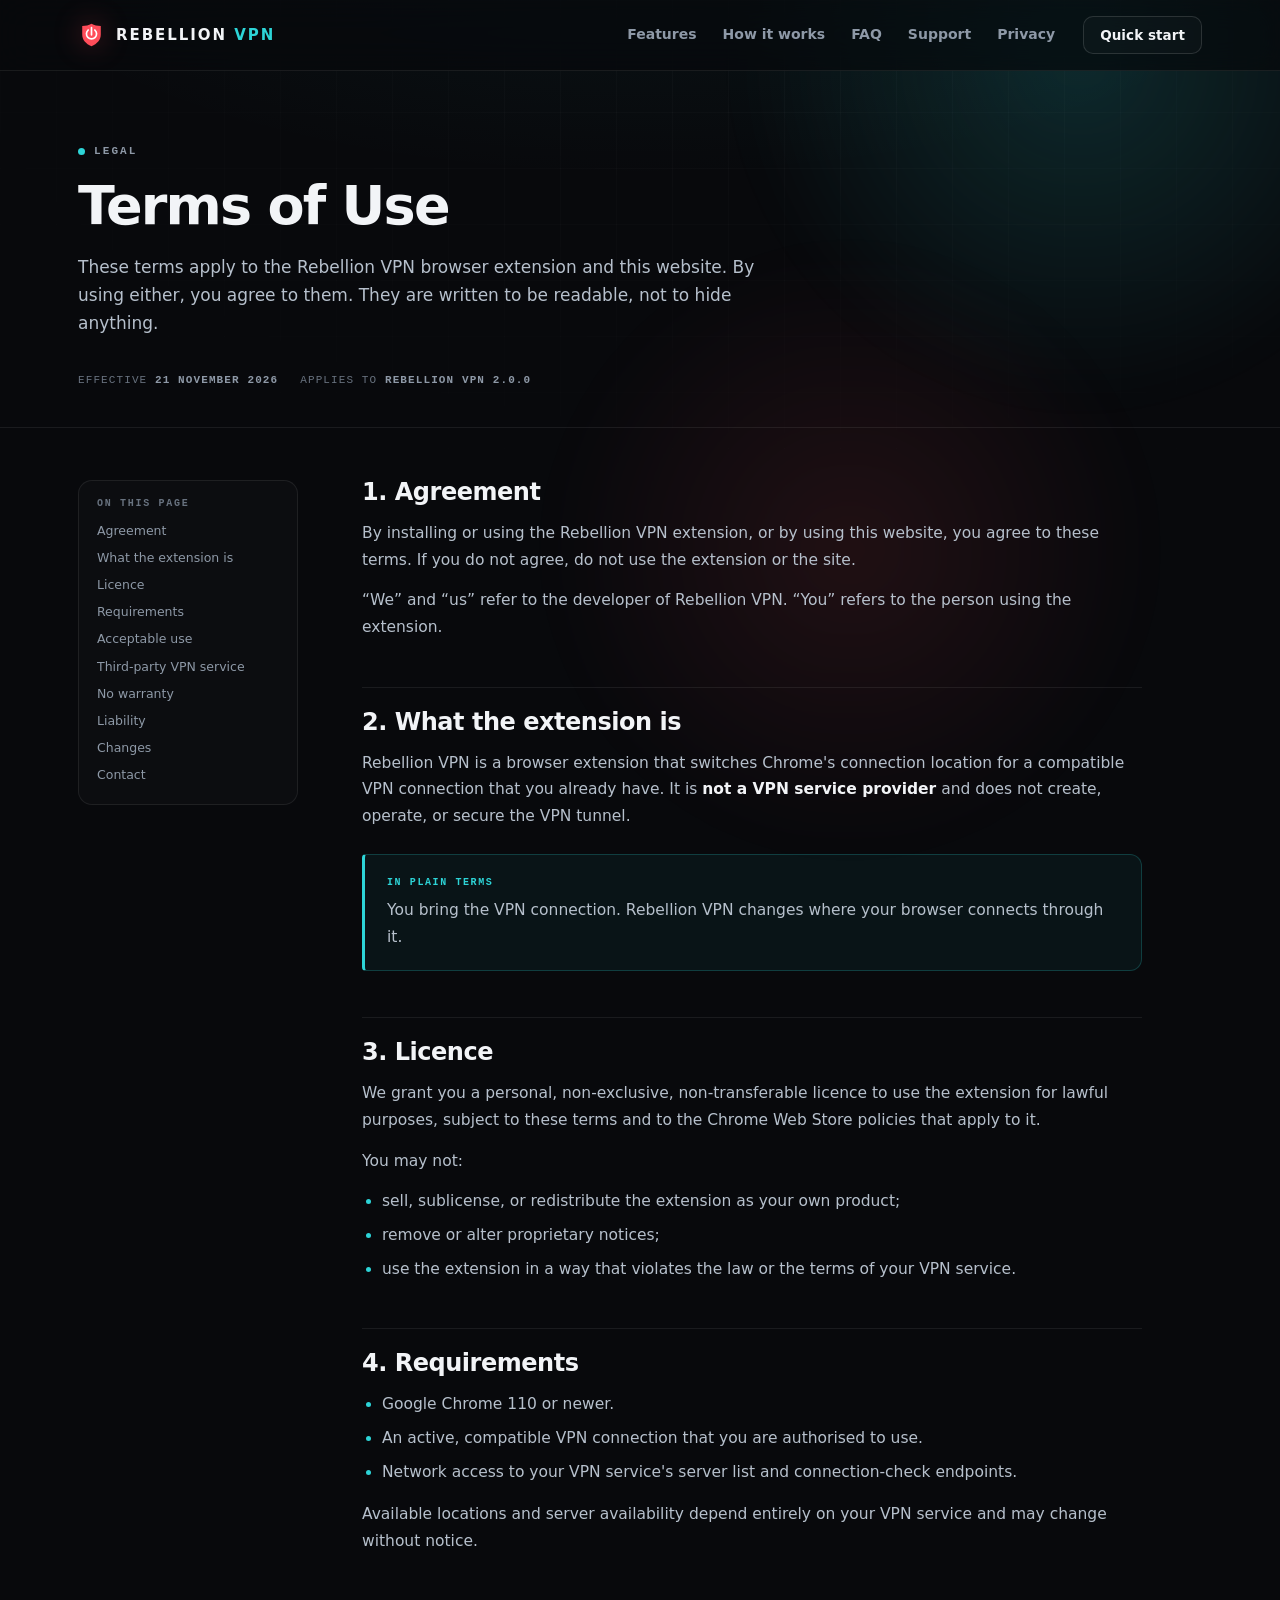
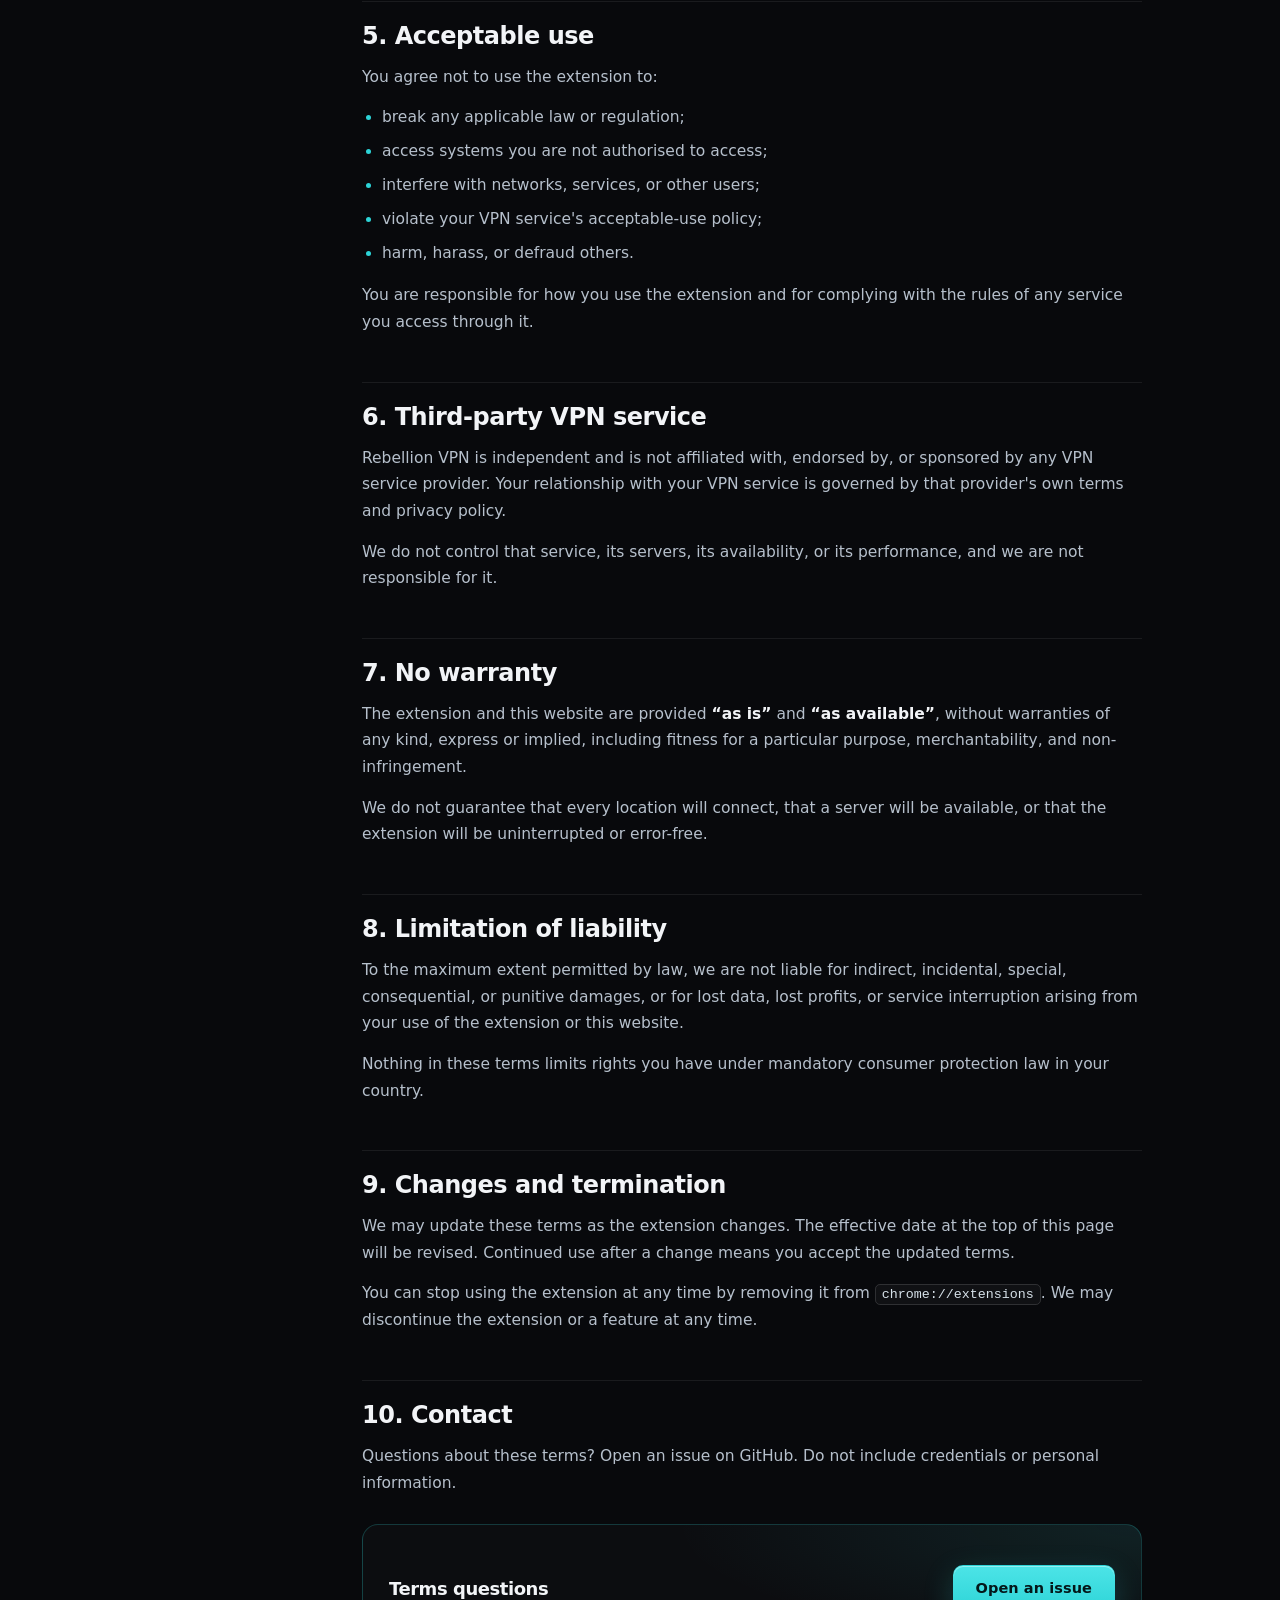
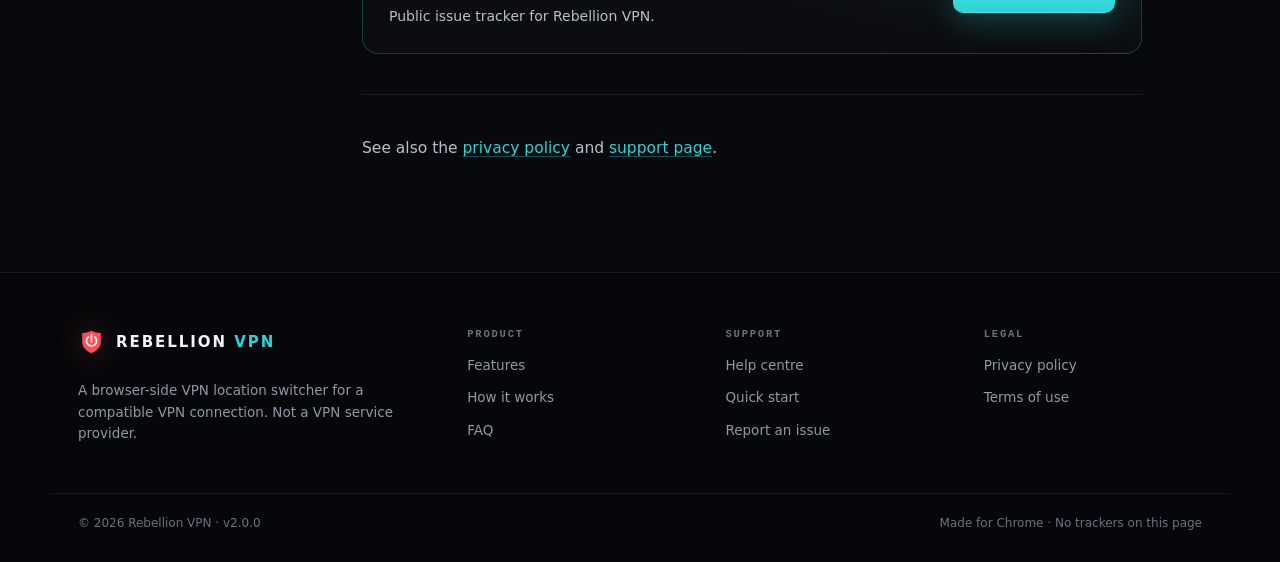
<file: terms.html>
<!doctype html>
<html lang="en">
  <head>
    <meta charset="utf-8" />
    <meta name="viewport" content="width=device-width, initial-scale=1" />
    <title>Terms of Use — Rebellion VPN</title>
    <meta
      name="description"
      content="Terms of use for the Rebellion VPN browser extension: licence, requirements, acceptable use, third-party VPN services, and limitations."
    />
    <meta name="theme-color" content="#08090c" />
    <link rel="canonical" href="https://ahmedeisa25.github.io/rebellion-vpn/terms.html" />
    <meta property="og:type" content="website" />
    <meta property="og:url" content="https://ahmedeisa25.github.io/rebellion-vpn/terms.html" />
    <meta property="og:site_name" content="Rebellion VPN" />
    <meta property="og:title" content="Terms of Use — Rebellion VPN" />
    <meta
      property="og:description"
      content="The terms that apply when you use the Rebellion VPN browser extension and this website."
    />
    <meta property="og:image" content="https://ahmedeisa25.github.io/rebellion-vpn/assets/og.jpg" />
    <meta name="twitter:card" content="summary_large_image" />
    <meta name="twitter:image" content="https://ahmedeisa25.github.io/rebellion-vpn/assets/og.jpg" />
    <link rel="icon" href="favicon.svg" type="image/svg+xml" />
    <link rel="stylesheet" href="styles.css" />
  </head>
  <body class="page-terms">
    <a class="skip" href="#main">Skip to content</a>

    <div class="backdrop" aria-hidden="true">
      <div class="backdrop-grid"></div>
      <div class="backdrop-glow glow-cyan"></div>
      <div class="backdrop-glow glow-coral"></div>
    </div>

    <header class="site-header">
      <div class="shell header-inner">
        <a class="brand" href="index.html" aria-label="Rebellion VPN home">
          <svg class="brand-mark" viewBox="0 0 128 128" aria-hidden="true">
            <path
              d="M64 8c14 7 27 10 44 11v40c0 25-17 44-44 56C37 103 20 84 20 59V19c17-1 30-4 44-11Z"
              fill="currentColor"
            />
            <path
              d="M64 27v34M48 38a24 24 0 1 0 32 0"
              fill="none"
              stroke="#fff"
              stroke-width="8"
              stroke-linecap="round"
            />
          </svg>
          <span class="brand-name">Rebellion <b>VPN</b></span>
        </a>

        <nav class="site-nav" aria-label="Primary">
          <a href="index.html#features">Features</a>
          <a href="index.html#how">How it works</a>
          <a href="index.html#faq">FAQ</a>
          <a href="support.html">Support</a>
          <a href="privacy.html">Privacy</a>
        </nav>

        <a class="btn btn-small btn-ghost header-cta" href="index.html#quick-start">Quick start</a>
      </div>
    </header>

    <main id="main">
      <section class="doc-hero">
        <div class="shell">
          <p class="eyebrow"><span class="pulse-dot"></span> Legal</p>
          <h1>Terms of Use</h1>
          <p class="doc-lead">
            These terms apply to the Rebellion VPN browser extension and this website. By using
            either, you agree to them. They are written to be readable, not to hide anything.
          </p>
          <div class="doc-meta">
            <span>Effective <b>21 November 2026</b></span>
            <span>Applies to <b>Rebellion VPN 2.0.0</b></span>
          </div>
        </div>
      </section>

      <div class="shell doc-layout">
        <aside class="toc" aria-label="On this page">
          <h2>On this page</h2>
          <ol>
            <li><a href="#agreement">Agreement</a></li>
            <li><a href="#what-it-is">What the extension is</a></li>
            <li><a href="#licence">Licence</a></li>
            <li><a href="#requirements">Requirements</a></li>
            <li><a href="#acceptable-use">Acceptable use</a></li>
            <li><a href="#third-party">Third-party VPN service</a></li>
            <li><a href="#warranty">No warranty</a></li>
            <li><a href="#liability">Liability</a></li>
            <li><a href="#changes">Changes</a></li>
            <li><a href="#contact">Contact</a></li>
          </ol>
        </aside>

        <div class="prose">
          <h2 id="agreement">1. Agreement</h2>
          <p>
            By installing or using the Rebellion VPN extension, or by using this website, you agree
            to these terms. If you do not agree, do not use the extension or the site.
          </p>
          <p>
            “We” and “us” refer to the developer of Rebellion VPN. “You” refers to the person using
            the extension.
          </p>

          <h2 id="what-it-is">2. What the extension is</h2>
          <p>
            Rebellion VPN is a browser extension that switches Chrome's connection location for a
            compatible VPN connection that you already have. It is
            <strong>not a VPN service provider</strong> and does not create, operate, or secure the
            VPN tunnel.
          </p>
          <div class="callout">
            <span class="callout-label">In plain terms</span>
            <p>
              You bring the VPN connection. Rebellion VPN changes where your browser connects
              through it.
            </p>
          </div>

          <h2 id="licence">3. Licence</h2>
          <p>
            We grant you a personal, non-exclusive, non-transferable licence to use the extension
            for lawful purposes, subject to these terms and to the Chrome Web Store policies that
            apply to it.
          </p>
          <p>You may not:</p>
          <ul>
            <li>sell, sublicense, or redistribute the extension as your own product;</li>
            <li>remove or alter proprietary notices;</li>
            <li>
              use the extension in a way that violates the law or the terms of your VPN service.
            </li>
          </ul>

          <h2 id="requirements">4. Requirements</h2>
          <ul>
            <li>Google Chrome 110 or newer.</li>
            <li>An active, compatible VPN connection that you are authorised to use.</li>
            <li>Network access to your VPN service's server list and connection-check endpoints.</li>
          </ul>
          <p>
            Available locations and server availability depend entirely on your VPN service and may
            change without notice.
          </p>

          <h2 id="acceptable-use">5. Acceptable use</h2>
          <p>You agree not to use the extension to:</p>
          <ul>
            <li>break any applicable law or regulation;</li>
            <li>access systems you are not authorised to access;</li>
            <li>interfere with networks, services, or other users;</li>
            <li>violate your VPN service's acceptable-use policy;</li>
            <li>harm, harass, or defraud others.</li>
          </ul>
          <p>
            You are responsible for how you use the extension and for complying with the rules of
            any service you access through it.
          </p>

          <h2 id="third-party">6. Third-party VPN service</h2>
          <p>
            Rebellion VPN is independent and is not affiliated with, endorsed by, or sponsored by
            any VPN service provider. Your relationship with your VPN service is governed by that
            provider's own terms and privacy policy.
          </p>
          <p>
            We do not control that service, its servers, its availability, or its performance, and
            we are not responsible for it.
          </p>

          <h2 id="warranty">7. No warranty</h2>
          <p>
            The extension and this website are provided <strong>“as is”</strong> and
            <strong>“as available”</strong>, without warranties of any kind, express or implied,
            including fitness for a particular purpose, merchantability, and non-infringement.
          </p>
          <p>
            We do not guarantee that every location will connect, that a server will be available,
            or that the extension will be uninterrupted or error-free.
          </p>

          <h2 id="liability">8. Limitation of liability</h2>
          <p>
            To the maximum extent permitted by law, we are not liable for indirect, incidental,
            special, consequential, or punitive damages, or for lost data, lost profits, or service
            interruption arising from your use of the extension or this website.
          </p>
          <p>
            Nothing in these terms limits rights you have under mandatory consumer protection law in
            your country.
          </p>

          <h2 id="changes">9. Changes and termination</h2>
          <p>
            We may update these terms as the extension changes. The effective date at the top of
            this page will be revised. Continued use after a change means you accept the updated
            terms.
          </p>
          <p>
            You can stop using the extension at any time by removing it from
            <code>chrome://extensions</code>. We may discontinue the extension or a feature at any
            time.
          </p>

          <h2 id="contact">10. Contact</h2>
          <p>
            Questions about these terms? Open an issue on GitHub. Do not include credentials or
            personal information.
          </p>
          <div class="contact-card">
            <div>
              <h3>Terms questions</h3>
              <p>Public issue tracker for Rebellion VPN.</p>
            </div>
            <a class="btn btn-primary" href="https://github.com/Ahmedeisa25/rebellion-vpn/issues">
              Open an issue
            </a>
          </div>

          <hr />
          <p>
            See also the <a href="privacy.html">privacy policy</a> and
            <a href="support.html">support page</a>.
          </p>
        </div>
      </div>
    </main>

    <footer class="site-footer">
      <div class="shell footer-inner">
        <div class="footer-brand">
          <a class="brand" href="index.html" aria-label="Rebellion VPN home">
            <svg class="brand-mark" viewBox="0 0 128 128" aria-hidden="true">
              <path
                d="M64 8c14 7 27 10 44 11v40c0 25-17 44-44 56C37 103 20 84 20 59V19c17-1 30-4 44-11Z"
                fill="currentColor"
              />
              <path
                d="M64 27v34M48 38a24 24 0 1 0 32 0"
                fill="none"
                stroke="#fff"
                stroke-width="8"
                stroke-linecap="round"
              />
            </svg>
            <span class="brand-name">Rebellion <b>VPN</b></span>
          </a>
          <p>
            A browser-side VPN location switcher for a compatible VPN connection. Not a VPN
            service provider.
          </p>
        </div>

        <nav class="footer-col" aria-label="Product">
          <h2>Product</h2>
          <a href="index.html#features">Features</a>
          <a href="index.html#how">How it works</a>
          <a href="index.html#faq">FAQ</a>
        </nav>

        <nav class="footer-col" aria-label="Support">
          <h2>Support</h2>
          <a href="support.html">Help centre</a>
          <a href="support.html#quick-start">Quick start</a>
          <a href="support.html#report">Report an issue</a>
        </nav>

        <nav class="footer-col" aria-label="Legal">
          <h2>Legal</h2>
          <a href="privacy.html">Privacy policy</a>
          <a href="terms.html">Terms of use</a>
        </nav>
      </div>

      <div class="shell footer-bottom">
        <span>© 2026 Rebellion VPN · v2.0.0</span>
        <span>Made for Chrome · No trackers on this page</span>
      </div>
    </footer>
  </body>
</html>
</file>
<file: styles.css>
/* ========================================================================
   Rebellion VPN — website styles
   Palette: near-black, cyan #2DD4D7, coral #FF4D5A
   No web fonts, no external requests.
   ======================================================================== */

:root {
  --bg: #08090c;
  --bg-2: #0b0d11;
  --panel: #101319;
  --panel-2: #141821;
  --line: rgba(255, 255, 255, 0.075);
  --line-strong: rgba(255, 255, 255, 0.13);
  --text: #f2f4f7;
  --body: #b6c0cc;
  --muted: #8e99a7;
  --dim: #68727f;
  --cyan: #2dd4d7;
  --cyan-bright: #6cebee;
  --cyan-soft: rgba(45, 212, 215, 0.1);
  --coral: #ff4d5a;
  --coral-soft: rgba(255, 77, 90, 0.1);
  --green: #46d68a;
  --radius: 18px;
  --radius-sm: 12px;
  --shell: 1180px;
  --ease: cubic-bezier(0.22, 1, 0.36, 1);
  --mono: ui-monospace, "SFMono-Regular", "SF Mono", Menlo, Consolas, "Liberation Mono", monospace;
  --sans: "Segoe UI", "Inter", system-ui, -apple-system, BlinkMacSystemFont, "Helvetica Neue", Arial,
    sans-serif;
}

* {
  box-sizing: border-box;
}

html {
  -webkit-text-size-adjust: 100%;
  scroll-behavior: smooth;
  overflow-x: clip;
}

body {
  margin: 0;
  background: var(--bg);
  color: var(--text);
  font: 16px/1.65 var(--sans);
  -webkit-font-smoothing: antialiased;
  text-rendering: optimizeLegibility;
  overflow-x: clip;
}

img,
svg {
  display: block;
  max-width: 100%;
}

a {
  color: inherit;
  text-decoration: none;
}

button {
  font: inherit;
}

h1,
h2,
h3,
h4 {
  margin: 0;
  font-weight: 800;
  letter-spacing: -0.025em;
  line-height: 1.08;
}

p {
  margin: 0;
}

ul,
ol {
  margin: 0;
  padding: 0;
}

::selection {
  background: rgba(45, 212, 215, 0.28);
  color: #fff;
}

:focus-visible {
  outline: 2px solid var(--cyan);
  outline-offset: 3px;
  border-radius: 4px;
}

.skip {
  position: fixed;
  top: 10px;
  left: 10px;
  z-index: 100;
  padding: 10px 16px;
  border-radius: 8px;
  background: var(--cyan);
  color: #04181a;
  font-weight: 700;
  transform: translateY(-160%);
  transition: transform 0.2s var(--ease);
}

.skip:focus {
  transform: translateY(0);
}

.shell {
  width: 100%;
  max-width: var(--shell);
  margin: 0 auto;
  padding: 0 28px;
}

/* ---------------- background ---------------- */

.backdrop {
  position: fixed;
  inset: 0;
  z-index: -1;
  pointer-events: none;
  overflow: hidden;
  background:
    radial-gradient(90% 50% at 50% -10%, rgba(45, 212, 215, 0.06), transparent 60%),
    var(--bg);
}

.backdrop-grid {
  position: absolute;
  inset: 0;
  background-image: linear-gradient(rgba(255, 255, 255, 0.028) 1px, transparent 1px),
    linear-gradient(90deg, rgba(255, 255, 255, 0.028) 1px, transparent 1px);
  background-size: 56px 56px;
  mask-image: radial-gradient(115% 85% at 62% 0%, #000 0%, transparent 72%);
  -webkit-mask-image: radial-gradient(115% 85% at 62% 0%, #000 0%, transparent 72%);
}

.backdrop-glow {
  position: absolute;
  border-radius: 50%;
  filter: blur(20px);
}

.glow-cyan {
  width: 720px;
  height: 720px;
  top: -300px;
  right: -160px;
  background: radial-gradient(circle, rgba(45, 212, 215, 0.16), transparent 68%);
}

.glow-coral {
  width: 620px;
  height: 620px;
  top: 240px;
  right: 120px;
  background: radial-gradient(circle, rgba(255, 77, 90, 0.1), transparent 70%);
}

/* ---------------- header ---------------- */

.site-header {
  position: sticky;
  top: 0;
  z-index: 50;
  background: rgba(8, 9, 12, 0.72);
  border-bottom: 1px solid var(--line);
  backdrop-filter: blur(18px) saturate(140%);
  -webkit-backdrop-filter: blur(18px) saturate(140%);
}

.header-inner {
  display: flex;
  align-items: center;
  gap: 28px;
  min-height: 70px;
}

.brand {
  display: inline-flex;
  align-items: center;
  gap: 11px;
  flex: none;
}

.brand-mark {
  width: 27px;
  height: 27px;
  color: var(--coral);
  filter: drop-shadow(0 0 14px rgba(255, 77, 90, 0.32));
}

.brand-name {
  font-size: 15px;
  font-weight: 800;
  letter-spacing: 0.13em;
  text-transform: uppercase;
  white-space: nowrap;
}

.brand-name b {
  color: var(--cyan);
  font-weight: 800;
}

.site-nav {
  display: flex;
  align-items: center;
  gap: 26px;
  margin-left: auto;
  font-size: 14px;
  font-weight: 550;
  color: var(--muted);
}

.site-nav a {
  position: relative;
  padding: 6px 0;
  transition: color 0.18s ease;
}

.site-nav a::after {
  content: "";
  position: absolute;
  left: 0;
  right: 100%;
  bottom: 0;
  height: 1px;
  background: var(--cyan);
  transition: right 0.24s var(--ease);
}

.site-nav a:hover {
  color: var(--text);
}

.site-nav a:hover::after {
  right: 0;
}

.site-nav a[aria-current="page"] {
  color: var(--text);
}

.site-nav a[aria-current="page"]::after {
  right: 0;
}

.header-cta {
  flex: none;
}

/* ---------------- buttons ---------------- */

.btn {
  display: inline-flex;
  align-items: center;
  justify-content: center;
  gap: 9px;
  height: 48px;
  padding: 0 22px;
  border: 1px solid transparent;
  border-radius: 10px;
  font-size: 14.5px;
  font-weight: 700;
  letter-spacing: 0.005em;
  cursor: pointer;
  transition:
    transform 0.2s var(--ease),
    background 0.2s ease,
    border-color 0.2s ease,
    box-shadow 0.2s ease;
  white-space: nowrap;
}

.btn-primary {
  background: linear-gradient(180deg, #4ce4e7, var(--cyan));
  color: #04181a;
  box-shadow:
    0 1px 0 rgba(255, 255, 255, 0.4) inset,
    0 10px 30px rgba(45, 212, 215, 0.22);
}

.btn-primary:hover {
  transform: translateY(-1px);
  box-shadow:
    0 1px 0 rgba(255, 255, 255, 0.45) inset,
    0 14px 38px rgba(45, 212, 215, 0.3);
}

.btn-ghost {
  background: rgba(255, 255, 255, 0.025);
  border-color: var(--line-strong);
  color: var(--text);
}

.btn-ghost:hover {
  background: rgba(255, 255, 255, 0.06);
  border-color: rgba(45, 212, 215, 0.4);
  transform: translateY(-1px);
}

.btn-small {
  height: 38px;
  padding: 0 16px;
  font-size: 13.5px;
}

.btn:active {
  transform: translateY(0);
}

.text-link {
  display: inline-flex;
  align-items: center;
  gap: 8px;
  color: var(--cyan);
  font-weight: 650;
  font-size: 14.5px;
}

.text-link span {
  transition: transform 0.2s var(--ease);
}

.text-link:hover span {
  transform: translateX(4px);
}

/* ---------------- shared type ---------------- */

.eyebrow {
  display: inline-flex;
  align-items: center;
  gap: 9px;
  margin: 0 0 18px;
  font-family: var(--mono);
  font-size: 11px;
  font-weight: 600;
  letter-spacing: 0.19em;
  text-transform: uppercase;
  color: var(--muted);
}

.pulse-dot {
  width: 7px;
  height: 7px;
  border-radius: 50%;
  background: var(--cyan);
  box-shadow: 0 0 0 0 rgba(45, 212, 215, 0.55);
  animation: pulse 3s ease-out infinite;
}

@keyframes pulse {
  0% {
    box-shadow: 0 0 0 0 rgba(45, 212, 215, 0.5);
  }
  60%,
  100% {
    box-shadow: 0 0 0 9px rgba(45, 212, 215, 0);
  }
}

.grad {
  background: linear-gradient(100deg, var(--cyan) 8%, #9ff7f8 52%, var(--cyan) 96%);
  -webkit-background-clip: text;
  background-clip: text;
  color: transparent;
}

.section {
  padding-top: 104px;
  scroll-margin-top: 84px;
}

.section-head {
  max-width: 620px;
  margin-bottom: 40px;
}

.section-head h2 {
  font-size: clamp(30px, 3.6vw, 44px);
  margin-bottom: 14px;
}

.section-lead {
  color: var(--body);
  font-size: 16.5px;
  line-height: 1.65;
}

/* ---------------- hero ---------------- */

.hero {
  display: grid;
  grid-template-columns: minmax(0, 1.02fr) minmax(0, 0.98fr);
  align-items: center;
  gap: 40px;
  padding-top: 78px;
  padding-bottom: 40px;
}

.hero-copy {
  max-width: 620px;
}

.hero h1 {
  font-size: clamp(42px, 5.4vw, 72px);
  letter-spacing: -0.035em;
  line-height: 0.98;
  margin-bottom: 22px;
}

.lead {
  max-width: 540px;
  color: var(--body);
  font-size: 17px;
  line-height: 1.68;
}

.hero-actions {
  display: flex;
  flex-wrap: wrap;
  gap: 12px;
  margin-top: 30px;
}

.hero-facts {
  display: flex;
  flex-wrap: wrap;
  align-items: center;
  gap: 0;
  margin-top: 34px;
  list-style: none;
  font-size: 13px;
  color: var(--muted);
}

.hero-facts li {
  display: inline-flex;
  align-items: baseline;
  gap: 6px;
  padding: 0 16px;
  border-left: 1px solid var(--line);
}

.hero-facts li:first-child {
  padding-left: 0;
  border-left: 0;
}

.hero-facts b {
  font-size: 16px;
  color: var(--text);
  font-weight: 750;
  letter-spacing: -0.01em;
}

/* ---------------- hero visual / mock popup ---------------- */

.hero-visual {
  position: relative;
  display: flex;
  align-items: center;
  justify-content: center;
  min-height: 520px;
  padding: 24px 0;
}

.orbits {
  position: absolute;
  top: 50%;
  left: 50%;
  width: min(500px, 92vw);
  aspect-ratio: 1;
  transform: translate(-50%, -50%);
  pointer-events: none;
}

.orbits > span {
  position: absolute;
  border: 1px solid rgba(45, 212, 215, 0.11);
  border-radius: 50%;
}

.orbits .o1 {
  inset: 0;
}

.orbits .o2 {
  inset: 62px;
  border-color: rgba(45, 212, 215, 0.08);
}

.orbits .o3 {
  inset: 124px;
  border-color: rgba(255, 77, 90, 0.12);
}

.orbits::before {
  content: "";
  position: absolute;
  inset: 28px;
  border: 1px solid transparent;
  border-top-color: rgba(45, 212, 215, 0.45);
  border-right-color: rgba(45, 212, 215, 0.14);
  border-radius: 50%;
  transform: rotate(-24deg);
  animation: spin 44s linear infinite;
}

@keyframes spin {
  to {
    transform: rotate(336deg);
  }
}

.node {
  position: absolute;
  width: 6px;
  height: 6px;
  border-radius: 50%;
  background: var(--cyan);
  box-shadow: 0 0 14px rgba(45, 212, 215, 0.85);
}

.node.n1 {
  top: 44px;
  right: 84px;
}

.node.n2 {
  bottom: 92px;
  left: 26px;
  width: 4px;
  height: 4px;
  opacity: 0.7;
}

.node.n3 {
  top: 150px;
  left: 34px;
  width: 4px;
  height: 4px;
  opacity: 0.55;
  background: var(--coral);
  box-shadow: 0 0 14px rgba(255, 77, 90, 0.8);
}

.mock {
  position: relative;
  width: 336px;
  padding: 20px 20px 16px;
  border: 1px solid rgba(255, 255, 255, 0.1);
  border-radius: 22px;
  background:
    radial-gradient(120% 60% at 50% 0%, rgba(45, 212, 215, 0.1), transparent 62%),
    linear-gradient(180deg, #151920, #0e1116 62%);
  box-shadow:
    0 1px 0 rgba(255, 255, 255, 0.07) inset,
    0 40px 80px rgba(0, 0, 0, 0.6),
    0 0 90px rgba(45, 212, 215, 0.07);
  animation: float 9s ease-in-out infinite;
}

@keyframes float {
  0%,
  100% {
    transform: translateY(0);
  }
  50% {
    transform: translateY(-10px);
  }
}

.mock::before {
  content: "";
  position: absolute;
  inset: -1px;
  border-radius: inherit;
  padding: 1px;
  background: linear-gradient(160deg, rgba(45, 212, 215, 0.35), transparent 38%, transparent 70%, rgba(255, 77, 90, 0.25));
  -webkit-mask:
    linear-gradient(#000 0 0) content-box,
    linear-gradient(#000 0 0);
  -webkit-mask-composite: xor;
  mask-composite: exclude;
  pointer-events: none;
}

.mock-top {
  display: flex;
  align-items: center;
  justify-content: space-between;
  padding-bottom: 16px;
  border-bottom: 1px solid rgba(255, 255, 255, 0.06);
}

.mock-brand {
  display: inline-flex;
  align-items: center;
  gap: 8px;
  font-size: 11.5px;
  font-weight: 800;
  letter-spacing: 0.1em;
  text-transform: uppercase;
}

.mock-brand em {
  font-style: normal;
  color: var(--cyan);
}

.mock-mark {
  width: 19px;
  height: 19px;
  color: var(--coral);
}

.mock-state {
  display: inline-flex;
  align-items: center;
  gap: 6px;
  font-size: 10px;
  font-weight: 650;
  letter-spacing: 0.04em;
  color: var(--cyan-bright);
}

.mock-state i {
  width: 5px;
  height: 5px;
  border-radius: 50%;
  background: var(--cyan);
  box-shadow: 0 0 8px rgba(45, 212, 215, 0.9);
}

.mock-power {
  position: relative;
  display: grid;
  place-items: center;
  height: 148px;
}

.power-btn {
  position: relative;
  z-index: 2;
  display: grid;
  place-items: center;
  width: 82px;
  height: 82px;
  border-radius: 50%;
  border: 1px solid rgba(45, 212, 215, 0.55);
  background: radial-gradient(circle at 50% 30%, rgba(45, 212, 215, 0.28), rgba(45, 212, 215, 0.06) 70%);
  box-shadow:
    0 0 0 7px rgba(45, 212, 215, 0.035),
    0 0 44px rgba(45, 212, 215, 0.28);
}

.power-btn svg {
  width: 30px;
  height: 30px;
  fill: none;
  stroke: #d9ffff;
  stroke-width: 2;
  stroke-linecap: round;
}

.pulse-ring {
  position: absolute;
  width: 82px;
  height: 82px;
  border: 1px solid rgba(45, 212, 215, 0.45);
  border-radius: 50%;
  animation: ripple 3.4s ease-out infinite;
}

.pulse-ring.r2 {
  animation-delay: 1.7s;
}

@keyframes ripple {
  0% {
    transform: scale(1);
    opacity: 0.55;
  }
  100% {
    transform: scale(1.85);
    opacity: 0;
  }
}

.mock-loc {
  display: flex;
  align-items: center;
  gap: 11px;
  padding: 11px 12px;
  border: 1px solid rgba(255, 255, 255, 0.075);
  border-radius: 12px;
  background: rgba(255, 255, 255, 0.028);
}

.flag {
  display: grid;
  place-items: center;
  width: 30px;
  height: 30px;
  flex: none;
  border-radius: 8px;
  background: rgba(45, 212, 215, 0.1);
  border: 1px solid rgba(45, 212, 215, 0.16);
  color: var(--cyan-bright);
  font-family: var(--mono);
  font-size: 10.5px;
  font-weight: 700;
  letter-spacing: 0.04em;
}

.loc-copy {
  display: flex;
  flex-direction: column;
  min-width: 0;
  line-height: 1.25;
}

.loc-copy b {
  font-size: 12.5px;
  font-weight: 700;
}

.loc-copy small {
  font-size: 10px;
  color: var(--dim);
}

.loc-change {
  margin-left: auto;
  font-size: 10.5px;
  font-weight: 650;
  color: var(--cyan);
}

.mock-modes {
  display: grid;
  grid-template-columns: 1.25fr 1fr;
  gap: 8px;
  margin-top: 10px;
}

.mode {
  display: inline-flex;
  align-items: center;
  justify-content: center;
  gap: 6px;
  height: 34px;
  border: 1px solid rgba(255, 255, 255, 0.07);
  border-radius: 9px;
  background: rgba(255, 255, 255, 0.02);
  color: var(--muted);
  font-size: 10.5px;
  font-weight: 650;
}

.mode svg {
  width: 13px;
  height: 13px;
  fill: none;
  stroke: currentColor;
  stroke-width: 1.8;
  stroke-linecap: round;
  stroke-linejoin: round;
}

.mode-on {
  border-color: rgba(45, 212, 215, 0.28);
  background: rgba(45, 212, 215, 0.075);
  color: var(--cyan-bright);
}

.mock-foot {
  display: flex;
  align-items: center;
  justify-content: space-between;
  margin-top: 14px;
  padding-top: 12px;
  border-top: 1px solid rgba(255, 255, 255, 0.06);
  font-size: 10px;
  color: var(--dim);
}

.mock-foot b {
  color: var(--muted);
  font-weight: 600;
}

.mock-caption {
  position: absolute;
  bottom: 4px;
  left: 50%;
  transform: translateX(-50%);
  font-family: var(--mono);
  font-size: 10px;
  letter-spacing: 0.13em;
  text-transform: uppercase;
  color: var(--dim);
  white-space: nowrap;
}

/* ---------------- notice strip ---------------- */

.notice {
  display: flex;
  align-items: center;
  gap: 16px;
  margin-top: 26px;
  padding: 18px 22px;
  border: 1px solid rgba(255, 77, 90, 0.22);
  border-radius: 14px;
  background:
    linear-gradient(90deg, rgba(255, 77, 90, 0.07), rgba(255, 77, 90, 0.015) 60%),
    rgba(255, 255, 255, 0.012);
  scroll-margin-top: 90px;
}

.notice-icon {
  display: grid;
  place-items: center;
  width: 38px;
  height: 38px;
  flex: none;
  border-radius: 10px;
  background: rgba(255, 77, 90, 0.1);
  border: 1px solid rgba(255, 77, 90, 0.22);
  color: #ff8a93;
}

.notice-icon svg {
  width: 19px;
  height: 19px;
  fill: none;
  stroke: currentColor;
  stroke-width: 1.7;
  stroke-linecap: round;
  stroke-linejoin: round;
}

.notice-copy {
  display: flex;
  flex-direction: column;
  gap: 2px;
  font-size: 14px;
  color: var(--body);
  line-height: 1.5;
}

.notice-copy b {
  color: var(--text);
  font-weight: 700;
}

.notice-link {
  margin-left: auto;
  flex: none;
  font-size: 13px;
  font-weight: 650;
  color: #ffa0a7;
  white-space: nowrap;
}

.notice-link:hover {
  color: #ffc3c8;
}

/* ---------------- features ---------------- */

.feature-grid {
  display: grid;
  grid-template-columns: repeat(3, minmax(0, 1fr));
  gap: 18px;
}

.card {
  position: relative;
  padding: 26px 24px 28px;
  border: 1px solid var(--line);
  border-radius: var(--radius);
  background: linear-gradient(180deg, rgba(255, 255, 255, 0.04), rgba(255, 255, 255, 0.012));
  overflow: hidden;
  transition:
    border-color 0.25s ease,
    transform 0.25s var(--ease),
    background 0.25s ease;
}

.card::before {
  content: "";
  position: absolute;
  top: 0;
  left: 20px;
  right: 20px;
  height: 1px;
  background: linear-gradient(90deg, transparent, rgba(255, 255, 255, 0.22), transparent);
}

.card:hover {
  border-color: rgba(45, 212, 215, 0.26);
  transform: translateY(-3px);
  background: linear-gradient(180deg, rgba(45, 212, 215, 0.05), rgba(255, 255, 255, 0.012));
}

.card-accent {
  background:
    radial-gradient(130% 80% at 20% 0%, rgba(45, 212, 215, 0.11), transparent 62%),
    linear-gradient(180deg, rgba(255, 255, 255, 0.04), rgba(255, 255, 255, 0.012));
}

.card-icon {
  display: grid;
  place-items: center;
  width: 44px;
  height: 44px;
  margin-bottom: 20px;
  border-radius: 12px;
  border: 1px solid var(--line-strong);
  background: rgba(255, 255, 255, 0.03);
}

.card-icon svg {
  width: 21px;
  height: 21px;
  fill: none;
  stroke: currentColor;
  stroke-width: 1.65;
  stroke-linecap: round;
  stroke-linejoin: round;
}

.icon-cyan {
  color: var(--cyan);
  border-color: rgba(45, 212, 215, 0.25);
  background: rgba(45, 212, 215, 0.08);
  box-shadow: 0 0 26px rgba(45, 212, 215, 0.08);
}

.icon-coral {
  color: #ff7c86;
  border-color: rgba(255, 77, 90, 0.24);
  background: rgba(255, 77, 90, 0.08);
}

.card h3 {
  font-size: 19px;
  margin-bottom: 9px;
}

.card p {
  color: var(--body);
  font-size: 14.5px;
  line-height: 1.62;
}

.mini-grid {
  display: grid;
  grid-template-columns: repeat(3, minmax(0, 1fr));
  gap: 1px;
  margin-top: 40px;
  border: 1px solid var(--line);
  border-radius: var(--radius);
  background: var(--line);
  overflow: hidden;
}

.mini {
  padding: 24px 22px;
  background: var(--bg-2);
}

.mini h4 {
  font-size: 14.5px;
  margin-bottom: 7px;
  letter-spacing: -0.01em;
}

.mini p {
  font-size: 13px;
  line-height: 1.55;
  color: var(--muted);
}

/* ---------------- steps ---------------- */

.steps {
  display: grid;
  grid-template-columns: repeat(3, minmax(0, 1fr));
  gap: 18px;
  list-style: none;
  counter-reset: step;
}

.step {
  position: relative;
  padding: 30px 26px 32px;
  border: 1px solid var(--line);
  border-radius: var(--radius);
  background: linear-gradient(180deg, rgba(255, 255, 255, 0.028), transparent 70%);
}

.step-num {
  display: block;
  margin-bottom: 22px;
  font-family: var(--mono);
  font-size: 13px;
  font-weight: 700;
  letter-spacing: 0.18em;
  color: var(--cyan);
}

.step:nth-child(2) .step-num {
  color: #8ff1f2;
}

.step:nth-child(3) .step-num {
  color: #ff7c86;
}

.step h3 {
  font-size: 18px;
  margin-bottom: 10px;
}

.step p {
  color: var(--body);
  font-size: 14.5px;
  line-height: 1.6;
}

.step::after {
  content: "";
  position: absolute;
  top: 50%;
  right: -18px;
  width: 18px;
  height: 1px;
  background: linear-gradient(90deg, var(--line-strong), transparent);
}

.step:last-child::after {
  display: none;
}

/* ---------------- requirements split ---------------- */

.split {
  display: grid;
  grid-template-columns: minmax(0, 0.9fr) minmax(0, 1.1fr);
  gap: 56px;
  align-items: center;
  padding: 44px;
  border: 1px solid var(--line);
  border-radius: 24px;
  background:
    radial-gradient(90% 120% at 0% 0%, rgba(45, 212, 215, 0.07), transparent 55%),
    linear-gradient(180deg, rgba(255, 255, 255, 0.03), rgba(255, 255, 255, 0.008));
}

.split-copy h2 {
  font-size: clamp(28px, 3.2vw, 38px);
  margin-bottom: 14px;
}

.split-copy .section-lead {
  margin-bottom: 22px;
}

.split-cards {
  display: grid;
  grid-template-columns: repeat(2, minmax(0, 1fr));
  gap: 14px;
}

.check-card {
  padding: 22px 20px;
  border: 1px solid var(--line);
  border-radius: 14px;
  background: rgba(8, 9, 12, 0.55);
}

.check-card h3 {
  display: flex;
  align-items: center;
  gap: 8px;
  font-size: 14px;
  margin-bottom: 14px;
  letter-spacing: -0.005em;
}

.badge {
  display: grid;
  place-items: center;
  width: 20px;
  height: 20px;
  border-radius: 50%;
  font-size: 11px;
  font-weight: 800;
  line-height: 1;
}

.badge-ok {
  background: rgba(70, 214, 138, 0.14);
  color: var(--green);
  border: 1px solid rgba(70, 214, 138, 0.3);
}

.badge-no {
  background: rgba(255, 77, 90, 0.12);
  color: #ff8a93;
  border: 1px solid rgba(255, 77, 90, 0.28);
}

.check-card ul {
  list-style: none;
  display: grid;
  gap: 9px;
}

.check-card li {
  position: relative;
  padding-left: 15px;
  font-size: 13.5px;
  line-height: 1.5;
  color: var(--body);
}

.check-card li::before {
  content: "";
  position: absolute;
  left: 0;
  top: 0.62em;
  width: 5px;
  height: 1px;
  background: var(--dim);
}

/* ---------------- faq ---------------- */

.faq {
  border-top: 1px solid var(--line);
}

.faq details {
  border-bottom: 1px solid var(--line);
}

.faq summary {
  display: flex;
  align-items: center;
  justify-content: space-between;
  gap: 24px;
  padding: 22px 4px;
  cursor: pointer;
  list-style: none;
  font-size: 16.5px;
  font-weight: 650;
  color: var(--text);
  transition: color 0.18s ease;
}

.faq summary::-webkit-details-marker {
  display: none;
}

.faq summary:hover {
  color: var(--cyan-bright);
}

.faq summary::after {
  content: "+";
  flex: none;
  display: grid;
  place-items: center;
  width: 26px;
  height: 26px;
  border: 1px solid var(--line-strong);
  border-radius: 50%;
  font-size: 16px;
  font-weight: 400;
  color: var(--muted);
  transition:
    transform 0.25s var(--ease),
    border-color 0.2s ease,
    color 0.2s ease;
}

.faq details[open] summary::after {
  content: "−";
  transform: rotate(180deg);
  border-color: rgba(45, 212, 215, 0.4);
  color: var(--cyan);
}

.faq details p {
  max-width: 760px;
  padding: 0 48px 24px 4px;
  color: var(--body);
  font-size: 15px;
  line-height: 1.68;
}

.faq details p a,
.prose a {
  color: var(--cyan);
  text-decoration: underline;
  text-decoration-color: rgba(45, 212, 215, 0.35);
  text-underline-offset: 3px;
}

.faq details p a:hover,
.prose a:hover {
  text-decoration-color: var(--cyan);
}

/* Buttons keep their own colours inside long-form copy. */
.prose a.btn,
.prose a.btn:hover {
  text-decoration: none;
}

.prose a.btn-primary {
  color: #04181a;
}

.prose a.btn-ghost {
  color: var(--text);
}

/* ---------------- cta ---------------- */

.cta {
  padding-bottom: 96px;
}

.cta-card {
  position: relative;
  display: flex;
  align-items: center;
  justify-content: space-between;
  gap: 40px;
  padding: 48px 48px;
  border: 1px solid rgba(45, 212, 215, 0.2);
  border-radius: 24px;
  overflow: hidden;
  background:
    radial-gradient(80% 150% at 100% 0%, rgba(255, 77, 90, 0.12), transparent 55%),
    radial-gradient(90% 160% at 0% 100%, rgba(45, 212, 215, 0.14), transparent 58%),
    linear-gradient(180deg, #11151b, #0b0d11);
}

.cta-glow {
  position: absolute;
  top: -80px;
  left: 40%;
  width: 420px;
  height: 240px;
  background: radial-gradient(circle, rgba(45, 212, 215, 0.18), transparent 68%);
  filter: blur(10px);
  pointer-events: none;
}

.cta-card h2 {
  font-size: clamp(26px, 3vw, 36px);
  margin-bottom: 12px;
}

.cta-card p:not(.eyebrow) {
  max-width: 540px;
  color: var(--body);
  font-size: 15px;
  line-height: 1.6;
}

.cta-actions {
  display: flex;
  flex-wrap: wrap;
  gap: 10px;
  flex: none;
}

/* ---------------- footer ---------------- */

.site-footer {
  border-top: 1px solid var(--line);
  background: #06070a;
}

.footer-inner {
  display: grid;
  grid-template-columns: 1.6fr repeat(3, 1fr);
  gap: 40px;
  padding-top: 56px;
  padding-bottom: 48px;
}

.footer-brand p {
  max-width: 320px;
  margin-top: 16px;
  font-size: 13.5px;
  line-height: 1.6;
  color: var(--muted);
}

.footer-col {
  display: flex;
  flex-direction: column;
  gap: 10px;
}

.footer-col h2 {
  margin-bottom: 4px;
  font-family: var(--mono);
  font-size: 10.5px;
  font-weight: 600;
  letter-spacing: 0.17em;
  text-transform: uppercase;
  color: var(--dim);
}

.footer-col a {
  font-size: 13.5px;
  color: var(--muted);
  transition: color 0.16s ease;
}

.footer-col a:hover {
  color: var(--cyan);
}

.footer-bottom {
  display: flex;
  align-items: center;
  justify-content: space-between;
  gap: 16px;
  padding-top: 20px;
  padding-bottom: 28px;
  border-top: 1px solid var(--line);
  font-size: 12px;
  color: var(--dim);
}

/* ========================================================================
   Document pages — support, privacy, terms
   ======================================================================== */

.doc-hero {
  padding-top: 66px;
  padding-bottom: 8px;
  border-bottom: 1px solid var(--line);
}

.doc-hero .eyebrow {
  margin-bottom: 16px;
}

.doc-hero h1 {
  max-width: 820px;
  font-size: clamp(34px, 4.6vw, 54px);
  letter-spacing: -0.033em;
}

.doc-hero .doc-lead {
  max-width: 720px;
  margin-top: 18px;
  padding-bottom: 34px;
  color: var(--body);
  font-size: 17px;
  line-height: 1.65;
}

.doc-meta {
  display: flex;
  flex-wrap: wrap;
  gap: 10px 22px;
  padding-bottom: 30px;
  font-family: var(--mono);
  font-size: 11px;
  letter-spacing: 0.1em;
  text-transform: uppercase;
  color: var(--dim);
}

.doc-meta b {
  color: var(--muted);
  font-weight: 600;
}

.doc-layout {
  display: grid;
  grid-template-columns: 220px minmax(0, 1fr);
  gap: 64px;
  padding-top: 52px;
  padding-bottom: 96px;
  align-items: start;
}

.toc {
  position: sticky;
  top: 100px;
  padding: 18px 18px 20px;
  border: 1px solid var(--line);
  border-radius: 14px;
  background: rgba(255, 255, 255, 0.018);
}

.toc h2 {
  margin-bottom: 12px;
  font-family: var(--mono);
  font-size: 10px;
  font-weight: 600;
  letter-spacing: 0.17em;
  text-transform: uppercase;
  color: var(--dim);
}

.toc ol {
  display: grid;
  gap: 9px;
  list-style: none;
  counter-reset: toc;
}

.toc a {
  display: block;
  font-size: 12.5px;
  line-height: 1.45;
  color: var(--muted);
  transition: color 0.16s ease;
}

.toc a:hover {
  color: var(--cyan);
}

.prose {
  max-width: 780px;
  font-size: 15.5px;
  color: var(--body);
}

.prose > *:first-child {
  margin-top: 0;
}

.prose h2 {
  margin: 46px 0 14px;
  padding-top: 22px;
  border-top: 1px solid var(--line);
  font-size: 24px;
  letter-spacing: -0.02em;
  color: var(--text);
  scroll-margin-top: 96px;
}

.prose h2:first-of-type {
  margin-top: 0;
  padding-top: 0;
  border-top: 0;
}

.prose h3 {
  margin: 28px 0 8px;
  font-size: 16.5px;
  color: var(--text);
}

.prose p {
  margin: 0 0 14px;
  line-height: 1.72;
}

.prose ul,
.prose ol {
  margin: 0 0 16px;
  padding-left: 20px;
}

.prose li {
  margin-bottom: 8px;
  line-height: 1.68;
}

.prose li::marker {
  color: var(--cyan);
}

.prose strong {
  color: var(--text);
  font-weight: 650;
}

.prose code {
  padding: 2px 6px;
  border: 1px solid var(--line-strong);
  border-radius: 5px;
  background: rgba(255, 255, 255, 0.035);
  font-family: var(--mono);
  font-size: 0.86em;
  color: #d7e2ea;
}

.prose hr {
  margin: 40px 0;
  border: 0;
  border-top: 1px solid var(--line);
}

.callout {
  margin: 24px 0;
  padding: 20px 22px;
  border: 1px solid rgba(45, 212, 215, 0.22);
  border-left: 3px solid var(--cyan);
  border-radius: 4px 12px 12px 4px;
  background: rgba(45, 212, 215, 0.055);
}

.callout p:last-child {
  margin-bottom: 0;
}

.callout .callout-label {
  display: block;
  margin-bottom: 6px;
  font-family: var(--mono);
  font-size: 10px;
  font-weight: 700;
  letter-spacing: 0.16em;
  text-transform: uppercase;
  color: var(--cyan);
}

.callout-warn {
  border-color: rgba(255, 77, 90, 0.24);
  border-left-color: var(--coral);
  background: rgba(255, 77, 90, 0.055);
}

.callout-warn .callout-label {
  color: #ff8a93;
}

.table-wrap {
  margin: 18px 0 24px;
  border: 1px solid var(--line);
  border-radius: 12px;
  overflow: hidden;
}

.prose table {
  width: 100%;
  border-collapse: collapse;
  font-size: 13.5px;
}

.prose th,
.prose td {
  padding: 12px 16px;
  text-align: left;
  vertical-align: top;
  border-bottom: 1px solid var(--line);
}

.prose th {
  background: rgba(255, 255, 255, 0.03);
  font-size: 10.5px;
  font-weight: 700;
  letter-spacing: 0.12em;
  text-transform: uppercase;
  color: var(--muted);
}

.prose tr:last-child td {
  border-bottom: 0;
}

/* support specifics */

.help-grid {
  display: grid;
  grid-template-columns: repeat(2, minmax(0, 1fr));
  gap: 16px;
  margin: 26px 0 10px;
}

.help-card {
  padding: 24px 22px;
  border: 1px solid var(--line);
  border-radius: 14px;
  background: rgba(255, 255, 255, 0.022);
}

.help-card h3 {
  display: flex;
  align-items: center;
  gap: 9px;
  margin: 0 0 10px;
  font-size: 15.5px;
}

.help-card h3 svg {
  width: 17px;
  height: 17px;
  flex: none;
  fill: none;
  stroke: var(--cyan);
  stroke-width: 1.7;
  stroke-linecap: round;
  stroke-linejoin: round;
}

.help-card p {
  margin: 0 0 8px;
  font-size: 14px;
  line-height: 1.6;
}

.help-card p:last-child {
  margin-bottom: 0;
}

.help-card ol,
.help-card ul {
  margin: 0;
  padding-left: 18px;
  font-size: 14px;
  line-height: 1.6;
}

.help-card li {
  margin-bottom: 6px;
}

.step-list {
  display: grid;
  gap: 14px;
  margin: 26px 0 10px;
  list-style: none;
  counter-reset: help;
}

.step-list li {
  position: relative;
  padding: 20px 22px 20px 62px;
  border: 1px solid var(--line);
  border-radius: 14px;
  background: rgba(255, 255, 255, 0.022);
  counter-increment: help;
}

.step-list li::before {
  content: counter(help, decimal-leading-zero);
  position: absolute;
  top: 19px;
  left: 22px;
  font-family: var(--mono);
  font-size: 12px;
  font-weight: 700;
  letter-spacing: 0.08em;
  color: var(--cyan);
}

.step-list > li > b {
  display: block;
  margin-bottom: 4px;
  color: var(--text);
  font-size: 15px;
}

.step-list p {
  margin: 0;
  font-size: 14px;
  line-height: 1.6;
  color: var(--body);
}

.contact-card {
  display: flex;
  align-items: center;
  justify-content: space-between;
  gap: 28px;
  margin: 28px 0 8px;
  padding: 26px 26px;
  border: 1px solid rgba(45, 212, 215, 0.22);
  border-radius: 16px;
  background:
    radial-gradient(100% 160% at 100% 0%, rgba(45, 212, 215, 0.1), transparent 60%),
    rgba(255, 255, 255, 0.02);
}

.contact-card h3 {
  margin-bottom: 6px;
  font-size: 18px;
}

.contact-card p {
  margin: 0;
  font-size: 14px;
  color: var(--body);
  line-height: 1.6;
}

.contact-card .btn {
  flex: none;
}

/* ---------------- responsive ---------------- */

@media (max-width: 1040px) {
  .hero {
    grid-template-columns: 1fr;
    gap: 24px;
    padding-top: 56px;
  }

  .hero-copy {
    max-width: 680px;
  }

  .hero-visual {
    min-height: 540px;
  }

  .split {
    gap: 32px;
    padding: 34px;
  }

  .footer-inner {
    grid-template-columns: 1.4fr 1fr 1fr 1fr;
    gap: 28px;
  }
}

@media (max-width: 900px) {
  .header-inner {
    flex-wrap: wrap;
    gap: 12px;
    padding-top: 12px;
    padding-bottom: 12px;
  }

  .site-nav {
    order: 3;
    width: 100%;
    margin-left: 0;
    gap: 20px;
    padding-bottom: 2px;
    overflow-x: auto;
    scrollbar-width: none;
    font-size: 13.5px;
  }

  .site-nav::-webkit-scrollbar {
    display: none;
  }

  .header-cta {
    margin-left: auto;
  }

  .feature-grid {
    grid-template-columns: 1fr;
  }

  .mini-grid {
    grid-template-columns: repeat(2, minmax(0, 1fr));
  }

  .steps {
    grid-template-columns: 1fr;
  }

  .step::after {
    display: none;
  }

  .split {
    grid-template-columns: 1fr;
  }

  .cta-card {
    flex-direction: column;
    align-items: flex-start;
    gap: 24px;
    padding: 36px;
  }

  .doc-layout {
    grid-template-columns: 1fr;
    gap: 32px;
  }

  .toc {
    position: static;
  }

  .toc ol {
    grid-template-columns: repeat(2, minmax(0, 1fr));
    column-gap: 20px;
  }
}

@media (max-width: 720px) {
  body {
    font-size: 15.5px;
  }

  .shell {
    padding: 0 20px;
  }

  .section {
    padding-top: 74px;
  }

  .hero {
    padding-top: 40px;
  }

  .hero h1 {
    font-size: clamp(38px, 9vw, 52px);
  }

  .lead {
    font-size: 16px;
  }

  .hero-visual {
    min-height: 480px;
  }

  .orbits {
    width: min(420px, 90vw);
  }

  .orbits .o2 {
    inset: 52px;
  }

  .orbits .o3 {
    inset: 104px;
  }

  .mock {
    width: min(336px, 88vw);
  }

  .notice {
    flex-wrap: wrap;
    padding: 16px 18px;
  }

  .notice-copy {
    flex: 1 1 220px;
  }

  .notice-link {
    margin-left: 54px;
  }

  .mini-grid {
    margin-top: 24px;
  }

  .split {
    padding: 26px 22px;
    border-radius: 18px;
  }

  .split-cards {
    grid-template-columns: 1fr;
  }

  .faq summary {
    font-size: 15.5px;
    gap: 16px;
  }

  .faq details p {
    padding-right: 8px;
  }

  .cta {
    padding-bottom: 64px;
  }

  .cta-card {
    padding: 28px 24px;
  }

  .footer-inner {
    grid-template-columns: repeat(2, minmax(0, 1fr));
    gap: 30px 22px;
    padding-top: 40px;
  }

  .footer-brand {
    grid-column: 1 / -1;
  }

  .footer-bottom {
    flex-direction: column;
    align-items: flex-start;
    gap: 6px;
    padding-bottom: 24px;
  }

  .doc-hero {
    padding-top: 44px;
  }

  .doc-hero .doc-lead {
    font-size: 15.5px;
  }

  .doc-layout {
    padding-top: 32px;
    padding-bottom: 64px;
  }

  .prose {
    font-size: 15px;
  }

  .prose h2 {
    font-size: 21px;
    margin-top: 36px;
  }

  .help-grid {
    grid-template-columns: 1fr;
  }

  .contact-card {
    flex-direction: column;
    align-items: flex-start;
    gap: 18px;
  }

  .prose table {
    display: block;
    overflow-x: auto;
    white-space: nowrap;
  }
}

@media (max-width: 460px) {
  .hero-facts li {
    padding: 0 10px;
  }

  .hero-facts {
    font-size: 12px;
  }

  .btn {
    padding: 0 18px;
  }

  .hero-actions .btn {
    flex: 1 1 100%;
  }

  .mini-grid {
    grid-template-columns: 1fr;
  }

  .toc ol {
    grid-template-columns: 1fr;
  }
}

@media (prefers-reduced-motion: reduce) {
  html {
    scroll-behavior: auto;
  }

  *,
  *::before,
  *::after {
    animation-duration: 0.001ms !important;
    animation-iteration-count: 1 !important;
    transition-duration: 0.001ms !important;
  }
}

@media print {
  .site-header,
  .site-footer,
  .toc,
  .backdrop {
    display: none;
  }

  body {
    background: #fff;
    color: #111;
  }

  .prose,
  .prose p,
  .prose li {
    color: #222;
  }

  .doc-hero h1,
  .prose h2,
  .prose h3,
  .prose strong {
    color: #000;
  }
}
</file>
